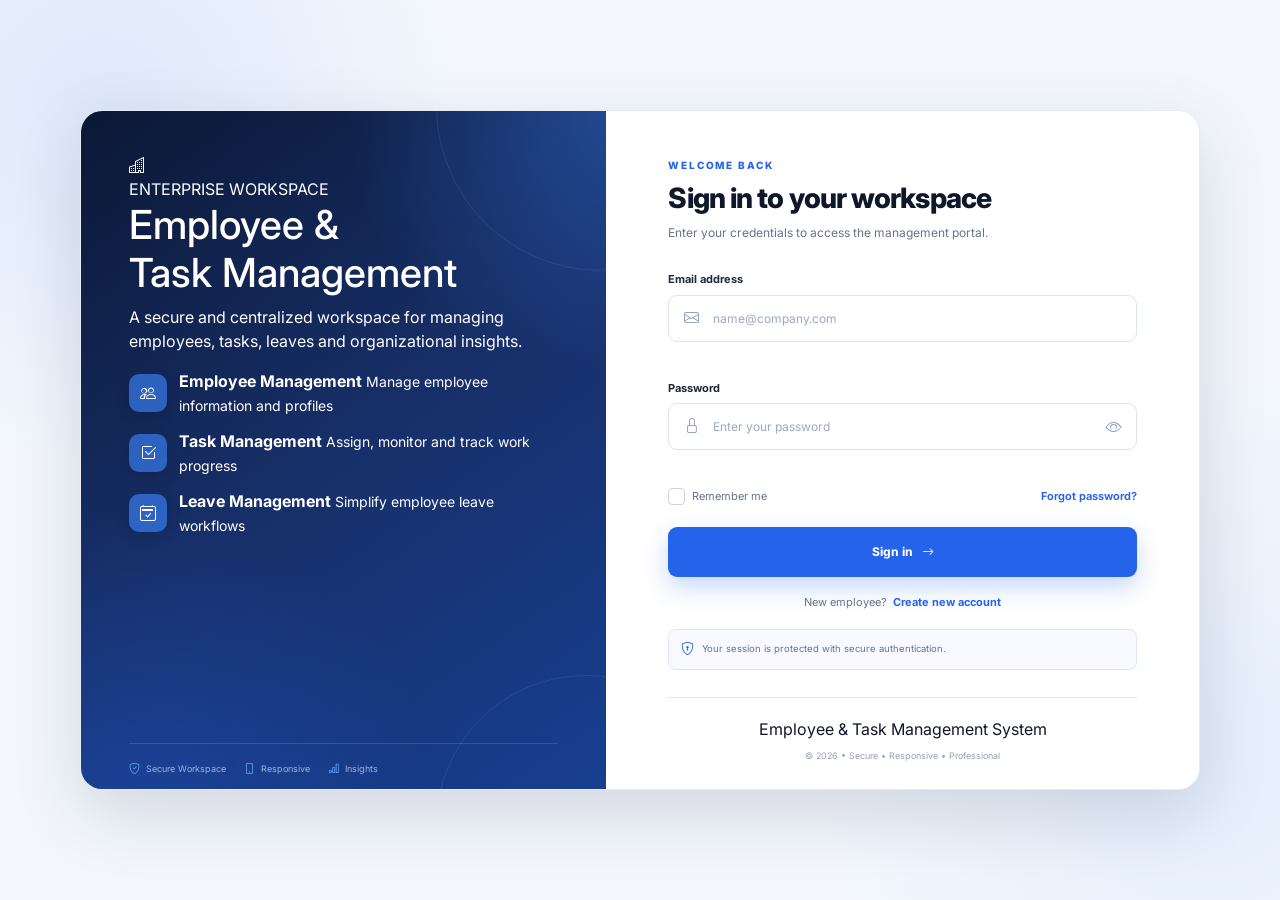
<file: frontend/index.html>
<!DOCTYPE html>
<html lang="en">
<head>
    <meta charset="UTF-8">
    <meta
        name="viewport"
        content="width=device-width, initial-scale=1.0"
    >

    <meta
        name="description"
        content="Employee and Task Management System"
    >

    <title>Employee &amp; Task Management System</title>

    <!-- Bootstrap -->
    <link
        href="https://cdn.jsdelivr.net/npm/bootstrap@5.3.8/dist/css/bootstrap.min.css"
        rel="stylesheet"
    >

    <!-- Bootstrap Icons -->
    <link
        rel="stylesheet"
        href="https://cdn.jsdelivr.net/npm/bootstrap-icons@1.13.1/font/bootstrap-icons.min.css"
    >

    <!-- Google Font -->
    <link
        href="https://fonts.googleapis.com/css2?family=Inter:wght@400;500;600;700;800&display=swap"
        rel="stylesheet"
    >

    <!-- Application CSS -->
    <link rel="stylesheet" href="assets/css/style.css">
    <link rel="stylesheet" href="assets/css/responsive.css">
</head>

<body class="login-page">

    <main class="login-wrapper">

        <div class="login-container">

            <!-- =========================================
                 BRAND PANEL
            ========================================== -->
            <section class="brand-panel">

                <div class="brand-content">

                    <div class="brand-logo">
                        <i class="bi bi-buildings"></i>
                    </div>

                    <span class="brand-overline">
                        ENTERPRISE WORKSPACE
                    </span>

                    <h1>
                        Employee &amp;<br>
                        Task Management
                    </h1>

                    <p class="brand-description">
                        A secure and centralized workspace for managing
                        employees, tasks, leaves and organizational insights.
                    </p>

                    <div class="feature-list">

                        <div class="feature-item">
                            <span class="feature-icon">
                                <i class="bi bi-people"></i>
                            </span>

                            <div>
                                <strong>Employee Management</strong>
                                <small>
                                    Manage employee information and profiles
                                </small>
                            </div>
                        </div>

                        <div class="feature-item">
                            <span class="feature-icon">
                                <i class="bi bi-check2-square"></i>
                            </span>

                            <div>
                                <strong>Task Management</strong>
                                <small>
                                    Assign, monitor and track work progress
                                </small>
                            </div>
                        </div>

                        <div class="feature-item">
                            <span class="feature-icon">
                                <i class="bi bi-calendar2-check"></i>
                            </span>

                            <div>
                                <strong>Leave Management</strong>
                                <small>
                                    Simplify employee leave workflows
                                </small>
                            </div>
                        </div>

                    </div>

                </div>

                <div class="brand-footer">
                    <span>
                        <i class="bi bi-shield-check"></i>
                        Secure Workspace
                    </span>

                    <span>
                        <i class="bi bi-phone"></i>
                        Responsive
                    </span>

                    <span>
                        <i class="bi bi-bar-chart"></i>
                        Insights
                    </span>
                </div>

            </section>


            <!-- =========================================
                 LOGIN PANEL
            ========================================== -->
            <section class="login-panel">

                <div class="login-form-wrapper">

                    <div class="mobile-brand">
                        <div class="mobile-brand-icon">
                            <i class="bi bi-buildings"></i>
                        </div>

                        <span>EMPLOYEE MANAGEMENT</span>
                    </div>

                    <div class="login-heading">

                        <span class="welcome-label">
                            WELCOME BACK
                        </span>

                        <h2>
                            Sign in to your workspace
                        </h2>

                        <p>
                            Enter your credentials to access the management portal.
                        </p>

                    </div>


                    <!-- Alert -->
                    <div
                        id="loginAlert"
                        class="alert alert-danger login-alert d-none"
                        role="alert"
                    >
                        <i class="bi bi-exclamation-circle me-2"></i>
                        <span id="loginAlertMessage">
                            Unable to sign in.
                        </span>
                    </div>


                    <!-- Login Form -->
                    <form id="loginForm" novalidate>

                        <!-- Email -->
                        <div class="form-group">

                            <label for="email">
                                Email address
                            </label>

                            <div class="input-wrapper">

                                <span class="input-icon">
                                    <i class="bi bi-envelope"></i>
                                </span>

                                <input
                                    type="email"
                                    id="email"
                                    name="email"
                                    class="form-control custom-input"
                                    placeholder="name@company.com"
                                    autocomplete="email"
                                    required
                                >

                            </div>

                            <div
                                id="emailError"
                                class="field-error"
                            ></div>

                        </div>


                        <!-- Password -->
                        <div class="form-group">

                            <label for="password">
                                Password
                            </label>

                            <div class="input-wrapper">

                                <span class="input-icon">
                                    <i class="bi bi-lock"></i>
                                </span>

                                <input
                                    type="password"
                                    id="password"
                                    name="password"
                                    class="form-control custom-input password-input"
                                    placeholder="Enter your password"
                                    autocomplete="current-password"
                                    required
                                >

                                <button
                                    type="button"
                                    id="togglePassword"
                                    class="password-toggle"
                                    aria-label="Show password"
                                >
                                    <i class="bi bi-eye"></i>
                                </button>

                            </div>

                            <div
                                id="passwordError"
                                class="field-error"
                            ></div>

                        </div>


                        <!-- Options -->
                        <div class="login-options">

                            <label class="remember-option">

                                <input
                                    type="checkbox"
                                    id="rememberMe"
                                >

                                <span class="custom-checkbox">
                                    <i class="bi bi-check"></i>
                                </span>

                                <span>
                                    Remember me
                                </span>

                            </label>

                            <button
                                type="button"
                                id="forgotPassword"
                                class="forgot-link"
                            >
                                Forgot password?
                            </button>

                        </div>


                        <!-- Sign In -->
                        <button
                            type="submit"
                            id="loginButton"
                            class="btn login-button"
                        >

                            <span id="loginButtonText">
                                Sign in
                            </span>

                            <span
                                id="loginSpinner"
                                class="spinner-border spinner-border-sm d-none"
                                role="status"
                                aria-hidden="true"
                            ></span>

                            <i
                                id="loginArrow"
                                class="bi bi-arrow-right"
                            ></i>

                        </button>

                    </form>

                    <div class="login-create-account">
                        <span>New employee?</span>
                        <a href="employee-register.html">Create new account</a>
                    </div>

                    <!-- Security -->
                    <div class="security-note">

                        <i class="bi bi-shield-lock"></i>

                        <span>
                            Your session is protected with secure authentication.
                        </span>

                    </div>


                    <!-- Footer -->
                    <footer class="login-footer">

                        <div>
                            Employee &amp; Task Management System
                        </div>

                        <span>
                            © 2026 • Secure • Responsive • Professional
                        </span>

                    </footer>

                </div>

            </section>

        </div>

    </main>


    <!-- JavaScript -->
    <script src="assets/js/config.js"></script>
    <script src="assets/js/utils.js"></script>
    <script src="assets/js/api.js"></script>
    <script src="assets/js/auth.js"></script>
    <script src="assets/js/common.js"></script>

</body>
</html>
</file>
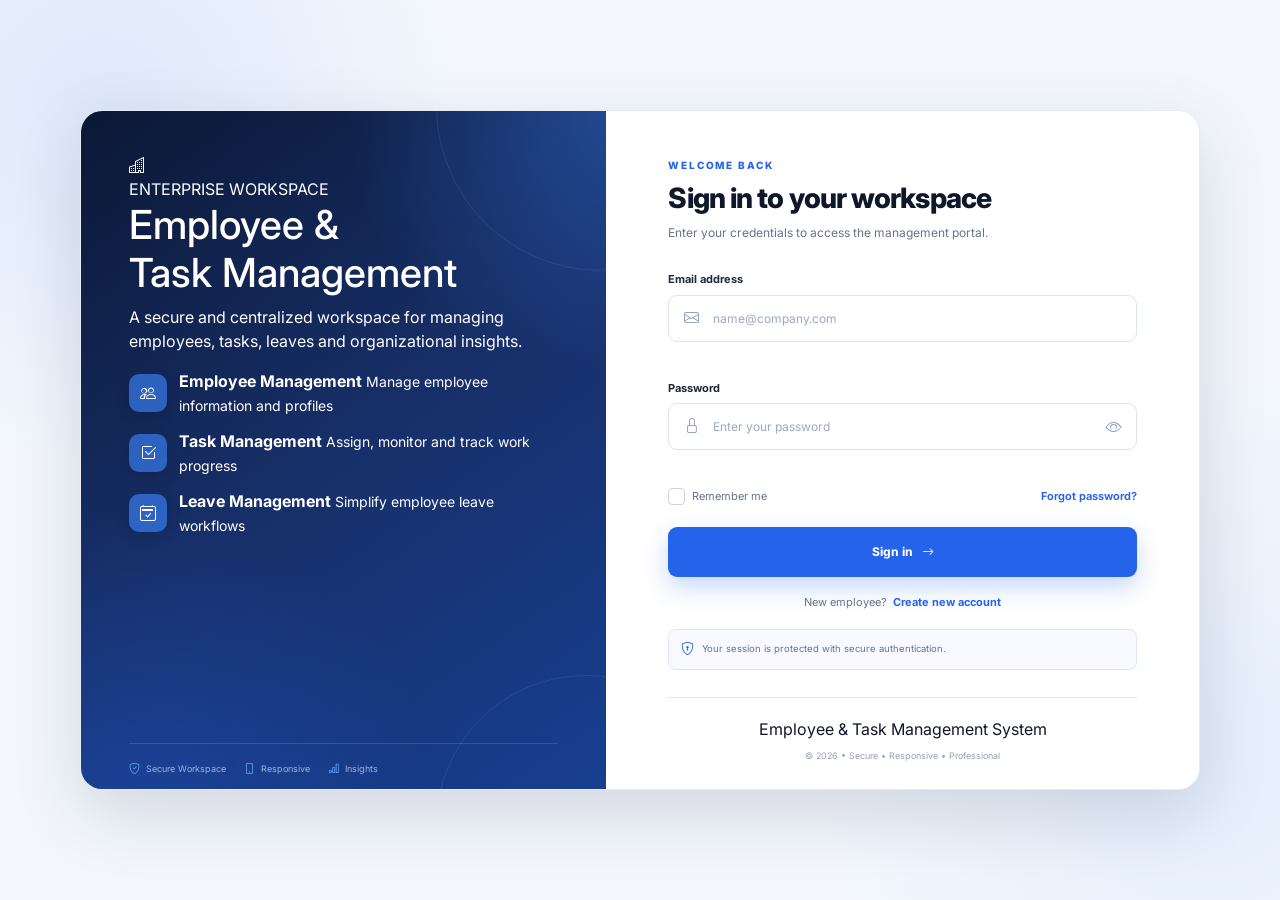
<file: frontend/dashboard.html>
<!doctype html>
<html lang="en">
  <head>
    <meta charset="UTF-8" />

    <meta name="viewport" content="width=device-width, initial-scale=1.0" />

    <meta
      name="description"
      content="Employee & Task Management System Dashboard"
    />

    <title>Dashboard | Employee &amp; Task Management System</title>

    <!-- Bootstrap -->
    <link
      href="https://cdn.jsdelivr.net/npm/bootstrap@5.3.8/dist/css/bootstrap.min.css"
      rel="stylesheet"
    />

    <!-- Bootstrap Icons -->
    <link
      rel="stylesheet"
      href="https://cdn.jsdelivr.net/npm/bootstrap-icons@1.13.1/font/bootstrap-icons.min.css"
    />

    <!-- Inter -->
    <link
      href="https://fonts.googleapis.com/css2?family=Inter:wght@400;500;600;700;800&display=swap"
      rel="stylesheet"
    />

    <!-- Project CSS -->
    <link rel="stylesheet" href="assets/css/style.css" />

    <link rel="stylesheet" href="assets/css/responsive.css" />
  </head>

  <body class="dashboard-page">
    <div class="app-shell">
      <!-- =====================================================
         SIDEBAR OVERLAY
    ====================================================== -->

      <div class="sidebar-overlay" id="sidebarOverlay"></div>

      <!-- =====================================================
         SIDEBAR
    ====================================================== -->

      <aside class="app-sidebar" id="appSidebar">
        <!-- SIDEBAR HEADER -->

        <div class="sidebar-header">
          <a href="dashboard.html" class="sidebar-brand">
            <div class="sidebar-brand-icon">
              <i class="bi bi-buildings"></i>
            </div>

            <div class="sidebar-brand-text">
              <strong> Employee &amp; Task </strong>

              <span> Management System </span>
            </div>
          </a>

          <button
            type="button"
            class="sidebar-close"
            id="sidebarClose"
            aria-label="Close navigation"
          >
            <i class="bi bi-x-lg"></i>
          </button>
        </div>

        <!-- SIDEBAR BODY -->

        <div class="sidebar-body">
          <div class="sidebar-section-title">MAIN MENU</div>

          <nav class="sidebar-nav">
            <!-- DASHBOARD -->

            <a href="dashboard.html" class="sidebar-link active">
              <span class="sidebar-link-icon">
                <i class="bi bi-grid-1x2"></i>
              </span>

              <span> Dashboard </span>
            </a>

            <!-- EMPLOYEES -->

            <a href="employees.html" class="sidebar-link" data-role="ADMIN">
              <span class="sidebar-link-icon">
                <i class="bi bi-people"></i>
              </span>

              <span> Employees </span>
            </a>

            <!-- TASKS -->

            <a
              href="tasks.html"
              class="sidebar-link"
              data-role="ADMIN,EMPLOYEE"
            >
              <span class="sidebar-link-icon">
                <i class="bi bi-check2-square"></i>
              </span>

              <span class="sidebar-nav-label-admin"> Tasks </span>

              <span class="sidebar-nav-label-employee"> My Tasks </span>
            </a>

            <!-- LEAVES -->

            <a
              href="leaves.html"
              class="sidebar-link"
              data-role="ADMIN,EMPLOYEE"
            >
              <span class="sidebar-link-icon">
                <i class="bi bi-calendar2-check"></i>
              </span>

              <span class="sidebar-nav-label-admin"> Leave Management </span>

              <span class="sidebar-nav-label-employee"> My Leaves </span>
            </a>

            <!-- REPORTS -->

            <a href="reports.html" class="sidebar-link" data-role="ADMIN">
              <span class="sidebar-link-icon">
                <i class="bi bi-bar-chart"></i>
              </span>

              <span> Reports &amp; Analytics </span>
            </a>
          </nav>
        </div>

        <!-- SIDEBAR FOOTER -->

        <div class="sidebar-footer">
          <div class="sidebar-help-card">
            <div class="sidebar-footer">
              <button type="button" class="sidebar-logout" id="logoutButton">
                <i class="bi bi-box-arrow-left"></i>
                <span>Sign out</span>
              </button>
            </div>
          </div>

          <!-- LOGOUT -->

          <button type="button" class="sidebar-logout" id="logoutButton">
            <i class="bi bi-box-arrow-left"></i>

            <span> Sign out </span>
          </button>
        </div>
      </aside>

      <!-- =====================================================
         MAIN APPLICATION
    ====================================================== -->

      <div class="app-main">
        <!-- =================================================
             TOPBAR
        ================================================== -->

        <header class="app-topbar">
          <div class="topbar-left">
            <!-- MOBILE MENU -->

            <button
              type="button"
              class="mobile-menu-button"
              id="sidebarOpen"
              aria-label="Open navigation"
            >
              <i class="bi bi-list"></i>
            </button>

            <div class="topbar-heading">
              <span id="dashboardSectionLabel"> Workspace </span>

              <h1>Dashboard</h1>
            </div>
          </div>

          <div class="topbar-right">
            <!-- SEARCH -->

            <button
              type="button"
              class="topbar-icon-button"
              aria-label="Search"
            >
              <i class="bi bi-search"></i>
            </button>

            <!-- NOTIFICATIONS -->

            <button
              type="button"
              class="topbar-icon-button notification-button"
              aria-label="Notifications"
            >
              <i class="bi bi-bell"></i>

              <span class="notification-dot"></span>
            </button>

            <div class="topbar-divider"></div>

            <!-- USER MENU -->

            <div class="dashboard-user-menu-wrap">
              <button
                type="button"
                class="topbar-user"
                id="dashboardUserButton"
                aria-expanded="false"
              >
                <div class="user-avatar" id="userAvatar">U</div>

                <div class="user-info">
                  <strong id="currentUserName"> User </strong>

                  <span id="currentUserRole"> Employee </span>
                </div>

                <i class="bi bi-chevron-down user-chevron"></i>
              </button>

              <!-- USER DROPDOWN -->

              <div
                class="dashboard-user-menu"
                id="dashboardUserMenu"
                aria-hidden="true"
              >
                <div class="dashboard-user-menu-head">
                  <strong id="menuUserName"> User </strong>

                  <span id="menuUserEmail"> user@example.com </span>
                </div>

                <div class="dashboard-user-menu-divider"></div>

                <!-- ONLY WORKING ACTION -->

                <a href="#" id="dashboardMenuLogout" class="danger">
                  <i class="bi bi-box-arrow-left"></i>

                  <span> Sign out </span>
                </a>
              </div>
            </div>
          </div>
        </header>

        <!-- =================================================
             DASHBOARD CONTENT
        ================================================== -->

        <main class="dashboard-content">
          <!-- =================================================
                 ADMIN DASHBOARD
            ================================================== -->

          <section id="adminDashboardView" data-role="ADMIN">
            <!-- WELCOME -->

            <section class="dashboard-welcome">
              <div>
                <span class="welcome-date" id="adminWelcomeDate"></span>

                <h2>
                  Good morning,

                  <span id="welcomeUserName"> Admin </span>

                  👋
                </h2>

                <p>
                  Here's an overview of your workforce and today's activity.
                </p>
              </div>

              <div class="dashboard-actions">
                <button
                  type="button"
                  class="secondary-action"
                  id="dashboardExportReport"
                >
                  <i class="bi bi-download"></i>

                  Export Report
                </button>

                <button
                  type="button"
                  class="primary-action"
                  id="dashboardAddEmployee"
                >
                  <i class="bi bi-plus-lg"></i>

                  Add Employee
                </button>
              </div>
            </section>

            <!-- =================================================
                     ADMIN LIVE SUMMARY
                ================================================== -->

            <section class="summary-grid">
              <!-- TOTAL EMPLOYEES -->

              <article class="summary-card">
                <div class="summary-card-top">
                  <div class="summary-icon employees-icon">
                    <i class="bi bi-people"></i>
                  </div>

                  <span class="summary-trend neutral"> LIVE </span>
                </div>

                <div class="summary-label">Total Employees</div>

                <div class="summary-value" id="totalEmployees">—</div>

                <div class="summary-description">
                  Current employee directory
                </div>
              </article>

              <!-- ACTIVE EMPLOYEES -->

              <article class="summary-card">
                <div class="summary-card-top">
                  <div class="summary-icon active-icon">
                    <i class="bi bi-person-check"></i>
                  </div>

                  <span class="summary-trend positive"> LIVE </span>
                </div>

                <div class="summary-label">Active Employees</div>

                <div class="summary-value" id="activeEmployees">—</div>

                <div
                  class="summary-description"
                  id="activeEmployeesDescription"
                >
                  Currently active workforce
                </div>
              </article>

              <!-- PENDING TASKS -->

              <article class="summary-card">
                <div class="summary-card-top">
                  <div class="summary-icon pending-icon">
                    <i class="bi bi-hourglass-split"></i>
                  </div>

                  <span class="summary-trend neutral"> LIVE </span>
                </div>

                <div class="summary-label">Pending Tasks</div>

                <div class="summary-value" id="pendingTasks">—</div>

                <div class="summary-description">
                  Tasks waiting to be completed
                </div>
              </article>

              <!-- COMPLETED TASKS -->

              <article class="summary-card">
                <div class="summary-card-top">
                  <div class="summary-icon completed-icon">
                    <i class="bi bi-check2-circle"></i>
                  </div>

                  <span class="summary-trend positive"> LIVE </span>
                </div>

                <div class="summary-label">Completed Tasks</div>

                <div class="summary-value" id="completedTasks">—</div>

                <div class="summary-description">
                  Successfully completed tasks
                </div>
              </article>

              <!-- PENDING LEAVES -->

              <article class="summary-card">
                <div class="summary-card-top">
                  <div class="summary-icon leave-icon">
                    <i class="bi bi-calendar-event"></i>
                  </div>

                  <span class="summary-trend neutral"> LIVE </span>
                </div>

                <div class="summary-label">Pending Leave Requests</div>

                <div class="summary-value" id="pendingLeaveRequests">—</div>

                <div class="summary-description">
                  Leave requests awaiting review
                </div>
              </article>
            </section>

            <!-- =================================================
                     ADMIN QUICK ACTIONS
                ================================================== -->

            <section class="dashboard-grid">
              <article class="dashboard-card quick-actions-card">
                <div class="dashboard-card-header">
                  <div>
                    <span class="card-eyebrow"> QUICK ACCESS </span>

                    <h3>Work Management</h3>
                  </div>

                  <i class="bi bi-grid"></i>
                </div>

                <div class="quick-actions-grid">
                  <!-- ADD EMPLOYEE -->

                  <a href="employees.html?add=1" class="quick-action">
                    <div class="quick-action-icon blue">
                      <i class="bi bi-person-plus"></i>
                    </div>

                    <div>
                      <strong> Add Employee </strong>

                      <span> Create a new employee </span>
                    </div>

                    <i class="bi bi-arrow-up-right"></i>
                  </a>

                  <!-- TASKS -->

                  <a href="tasks.html" class="quick-action">
                    <div class="quick-action-icon purple">
                      <i class="bi bi-check2-square"></i>
                    </div>

                    <div>
                      <strong> Manage Tasks </strong>

                      <span> Create and assign tasks </span>
                    </div>

                    <i class="bi bi-arrow-up-right"></i>
                  </a>

                  <!-- LEAVES -->

                  <a href="leaves.html" class="quick-action">
                    <div class="quick-action-icon green">
                      <i class="bi bi-calendar-plus"></i>
                    </div>

                    <div>
                      <strong> Review Leaves </strong>

                      <span> Review leave requests </span>
                    </div>

                    <i class="bi bi-arrow-up-right"></i>
                  </a>

                  <!-- REPORTS -->

                  <a href="reports.html" class="quick-action">
                    <div class="quick-action-icon orange">
                      <i class="bi bi-bar-chart-line"></i>
                    </div>

                    <div>
                      <strong> View Reports </strong>

                      <span> Analyse workforce data </span>
                    </div>

                    <i class="bi bi-arrow-up-right"></i>
                  </a>
                </div>
              </article>
            </section>
          </section>

          <!-- =================================================
                 EMPLOYEE DASHBOARD
            ================================================== -->

          <section id="employeeDashboardView" hidden>
            <!-- WELCOME -->

            <section class="dashboard-welcome employee-dashboard-welcome">
              <div>
                <span class="welcome-date" id="employeeWelcomeDate"></span>

                <h2>
                  Welcome,

                  <span id="employeeWelcomeName"> Employee </span>

                  👋
                </h2>

                <p>Here is your personal work overview.</p>
              </div>
            </section>

            <!-- =================================================
                     EMPLOYEE LIVE SUMMARY
                ================================================== -->

            <section class="summary-grid employee-summary-grid">
              <!-- TOTAL TASKS -->

              <article class="summary-card">
                <div class="summary-card-top">
                  <div class="summary-icon employees-icon">
                    <i class="bi bi-check2-square"></i>
                  </div>

                  <span class="summary-trend positive"> LIVE </span>
                </div>

                <div class="summary-label">My Total Tasks</div>

                <div class="summary-value" id="employeeTotalTasks">—</div>

                <div class="summary-description">Assigned tasks</div>
              </article>

              <!-- PENDING TASKS -->

              <article class="summary-card">
                <div class="summary-card-top">
                  <div class="summary-icon pending-icon">
                    <i class="bi bi-hourglass-split"></i>
                  </div>

                  <span class="summary-trend neutral"> LIVE </span>
                </div>

                <div class="summary-label">Pending Tasks</div>

                <div class="summary-value" id="employeePendingTasks">—</div>

                <div class="summary-description">Tasks not yet started</div>
              </article>

              <!-- IN PROGRESS -->

              <article class="summary-card">
                <div class="summary-card-top">
                  <div class="summary-icon active-icon">
                    <i class="bi bi-arrow-repeat"></i>
                  </div>

                  <span class="summary-trend positive"> LIVE </span>
                </div>

                <div class="summary-label">In Progress</div>

                <div class="summary-value" id="employeeInProgressTasks">—</div>

                <div class="summary-description">
                  Tasks currently in progress
                </div>
              </article>

              <!-- COMPLETED -->

              <article class="summary-card">
                <div class="summary-card-top">
                  <div class="summary-icon completed-icon">
                    <i class="bi bi-check-circle"></i>
                  </div>

                  <span class="summary-trend positive"> LIVE </span>
                </div>

                <div class="summary-label">Completed Tasks</div>

                <div class="summary-value" id="employeeCompletedTasks">—</div>

                <div class="summary-description">Tasks completed by you</div>
              </article>

              <!-- PENDING LEAVES -->

              <article class="summary-card">
                <div class="summary-card-top">
                  <div class="summary-icon leave-icon">
                    <i class="bi bi-calendar-event"></i>
                  </div>

                  <span class="summary-trend neutral"> LIVE </span>
                </div>

                <div class="summary-label">Pending Leave Requests</div>

                <div class="summary-value" id="employeePendingLeaves">—</div>

                <div class="summary-description">
                  Leave requests under review
                </div>
              </article>

              <!-- APPROVED LEAVES -->

              <article class="summary-card">
                <div class="summary-card-top">
                  <div class="summary-icon active-icon">
                    <i class="bi bi-calendar2-check"></i>
                  </div>

                  <span class="summary-trend positive"> LIVE </span>
                </div>

                <div class="summary-label">Approved Leaves</div>

                <div class="summary-value" id="employeeApprovedLeaves">—</div>

                <div class="summary-description">Approved leave requests</div>
              </article>
            </section>

            <!-- =================================================
                     EMPLOYEE QUICK ACTIONS
                ================================================== -->

            <section class="dashboard-grid">
              <article class="dashboard-card quick-actions-card">
                <div class="dashboard-card-header">
                  <div>
                    <span class="card-eyebrow"> QUICK ACCESS </span>

                    <h3>My Workspace</h3>
                  </div>

                  <i class="bi bi-person-workspace"></i>
                </div>

                <div class="quick-actions-grid">
                  <!-- MY TASKS -->

                  <a href="tasks.html" class="quick-action">
                    <div class="quick-action-icon purple">
                      <i class="bi bi-check2-square"></i>
                    </div>

                    <div>
                      <strong> My Tasks </strong>

                      <span> View and update assigned tasks </span>
                    </div>

                    <i class="bi bi-arrow-up-right"></i>
                  </a>

                  <!-- APPLY LEAVE -->

                  <a href="leaves.html" class="quick-action">
                    <div class="quick-action-icon green">
                      <i class="bi bi-calendar-plus"></i>
                    </div>

                    <div>
                      <strong> Apply Leave </strong>

                      <span> Submit a new leave request </span>
                    </div>

                    <i class="bi bi-arrow-up-right"></i>
                  </a>

                  <!-- LEAVE HISTORY -->

                  <a href="leaves.html" class="quick-action">
                    <div class="quick-action-icon blue">
                      <i class="bi bi-clock-history"></i>
                    </div>

                    <div>
                      <strong> Leave History </strong>

                      <span> Track your leave requests </span>
                    </div>

                    <i class="bi bi-arrow-up-right"></i>
                  </a>
                </div>
              </article>
            </section>
          </section>

          <!-- =================================================
                 FOOTER
            ================================================== -->

          <footer class="dashboard-footer">
            <span> Employee &amp; Task Management System </span>

            <span> Secure • Responsive • Professional </span>
          </footer>
        </main>
      </div>
    </div>

    <!-- =========================================================
     SCRIPTS
========================================================== -->

    <script src="assets/js/config.js"></script>

    <script src="assets/js/utils.js"></script>

    <script src="assets/js/api.js"></script>

    <script src="assets/js/auth.js"></script>

    <script src="assets/js/common.js"></script>

    <script src="assets/js/dashboard.js"></script>
  </body>
</html>
</file>
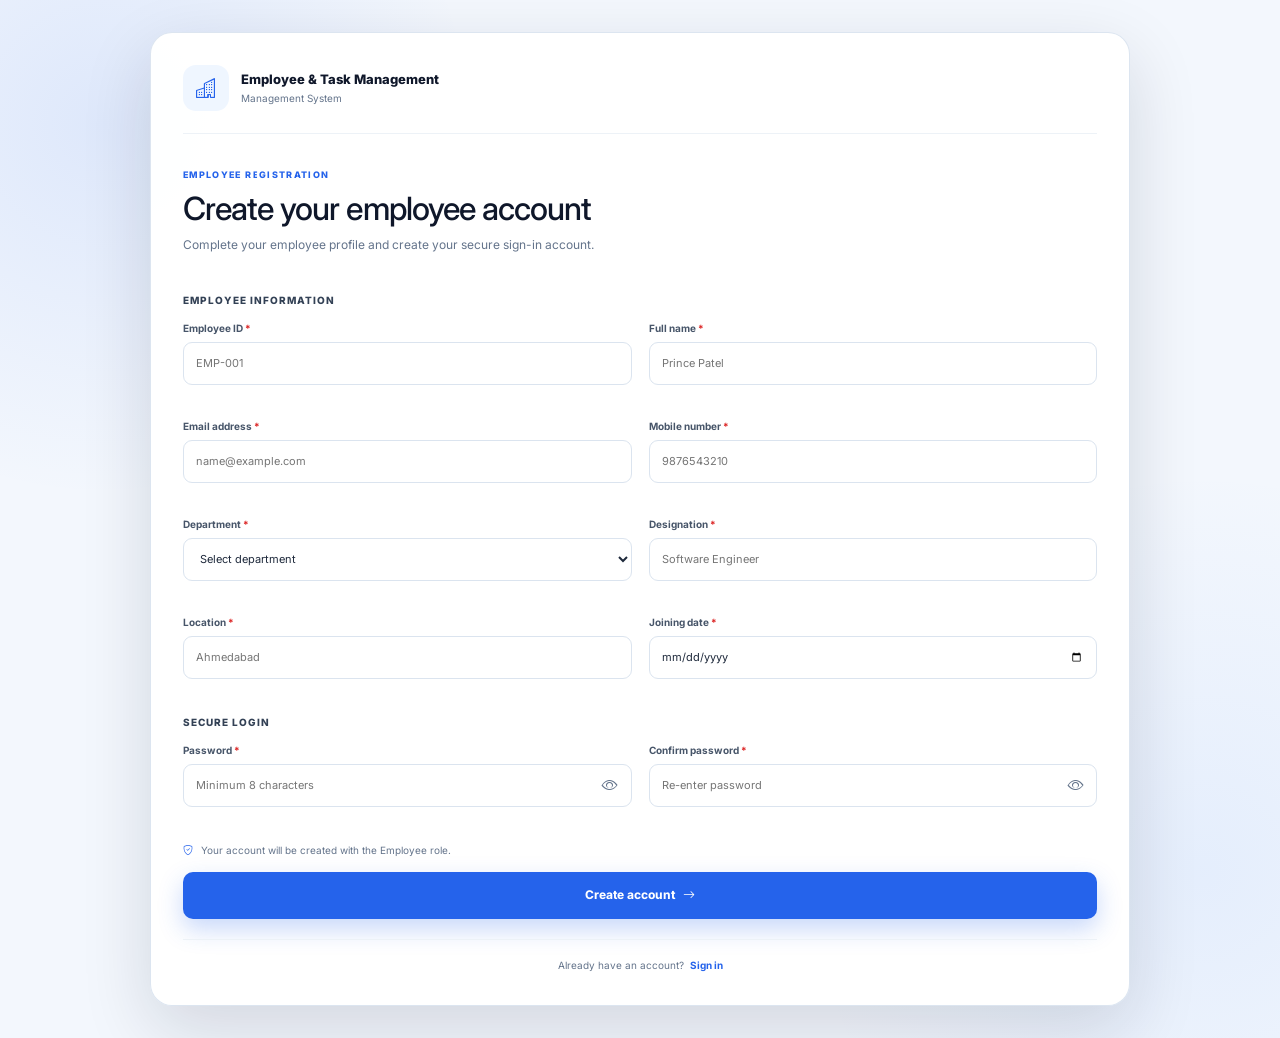
<file: frontend/employee-register.html>
<!DOCTYPE html>
<html lang="en">
<head>
    <meta charset="UTF-8">
    <meta name="viewport" content="width=device-width, initial-scale=1.0">
    <meta name="description" content="Create an employee account for the Employee & Task Management System">
    <title>Create Employee Account | Employee & Task Management System</title>

    <link href="https://cdn.jsdelivr.net/npm/bootstrap@5.3.8/dist/css/bootstrap.min.css" rel="stylesheet">
    <link rel="stylesheet" href="https://cdn.jsdelivr.net/npm/bootstrap-icons@1.13.1/font/bootstrap-icons.min.css">
    <link href="https://fonts.googleapis.com/css2?family=Inter:wght@400;500;600;700;800&display=swap" rel="stylesheet">
    <link rel="stylesheet" href="assets/css/style.css">
    <link rel="stylesheet" href="assets/css/responsive.css">
</head>
<body class="registration-page">

<main class="registration-wrapper">
    <section class="registration-card">

        <div class="registration-brand">
            <div class="registration-logo">
                <i class="bi bi-buildings"></i>
            </div>
            <div>
                <strong>Employee &amp; Task Management</strong>
                <span>Management System</span>
            </div>
        </div>

        <div class="registration-header">
            <span class="registration-eyebrow">EMPLOYEE REGISTRATION</span>
            <h1>Create your employee account</h1>
            <p>Complete your employee profile and create your secure sign-in account.</p>
        </div>

        <div id="registrationAlert" class="registration-alert d-none" role="alert"></div>

        <form id="registrationForm" novalidate>
            <div class="registration-section-title">Employee information</div>

            <div class="registration-grid">
                <div class="registration-field">
                    <label for="registerEmployeeId">Employee ID <span>*</span></label>
                    <input id="registerEmployeeId" type="text" maxlength="20" placeholder="EMP-001" autocomplete="off" required>
                    <div class="registration-error" data-error-for="registerEmployeeId"></div>
                </div>

                <div class="registration-field">
                    <label for="registerName">Full name <span>*</span></label>
                    <input id="registerName" type="text" maxlength="150" placeholder="Prince Patel" autocomplete="name" required>
                    <div class="registration-error" data-error-for="registerName"></div>
                </div>

                <div class="registration-field">
                    <label for="registerEmail">Email address <span>*</span></label>
                    <input id="registerEmail" type="email" maxlength="254" placeholder="name@example.com" autocomplete="email" required>
                    <div class="registration-error" data-error-for="registerEmail"></div>
                </div>

                <div class="registration-field">
                    <label for="registerMobile">Mobile number <span>*</span></label>
                    <input id="registerMobile" type="tel" maxlength="15" placeholder="9876543210" autocomplete="tel" required>
                    <div class="registration-error" data-error-for="registerMobile"></div>
                </div>

                <div class="registration-field">
                    <label for="registerDepartment">Department <span>*</span></label>
                    <select id="registerDepartment" required>
                        <option value="">Select department</option>
                        <option value="IT">IT</option>
                        <option value="HR">HR</option>
                        <option value="Finance">Finance</option>
                        <option value="Operations">Operations</option>
                        <option value="Sales">Sales</option>
                    </select>
                    <div class="registration-error" data-error-for="registerDepartment"></div>
                </div>

                <div class="registration-field">
                    <label for="registerDesignation">Designation <span>*</span></label>
                    <input id="registerDesignation" type="text" maxlength="100" placeholder="Software Engineer" required>
                    <div class="registration-error" data-error-for="registerDesignation"></div>
                </div>

                <div class="registration-field">
                    <label for="registerLocation">Location <span>*</span></label>
                    <input id="registerLocation" type="text" maxlength="100" placeholder="Ahmedabad" required>
                    <div class="registration-error" data-error-for="registerLocation"></div>
                </div>

                <div class="registration-field">
                    <label for="registerJoiningDate">Joining date <span>*</span></label>
                    <input id="registerJoiningDate" type="date" required>
                    <div class="registration-error" data-error-for="registerJoiningDate"></div>
                </div>
            </div>

            <div class="registration-section-title">Secure login</div>

            <div class="registration-grid">
                <div class="registration-field">
                    <label for="registerPassword">Password <span>*</span></label>
                    <div class="registration-password">
                        <input id="registerPassword" type="password" minlength="8" placeholder="Minimum 8 characters" autocomplete="new-password" required>
                        <button type="button" data-password-target="registerPassword" aria-label="Show password">
                            <i class="bi bi-eye"></i>
                        </button>
                    </div>
                    <div class="registration-error" data-error-for="registerPassword"></div>
                </div>

                <div class="registration-field">
                    <label for="registerConfirmPassword">Confirm password <span>*</span></label>
                    <div class="registration-password">
                        <input id="registerConfirmPassword" type="password" minlength="8" placeholder="Re-enter password" autocomplete="new-password" required>
                        <button type="button" data-password-target="registerConfirmPassword" aria-label="Show password">
                            <i class="bi bi-eye"></i>
                        </button>
                    </div>
                    <div class="registration-error" data-error-for="registerConfirmPassword"></div>
                </div>
            </div>

            <p class="registration-security">
                <i class="bi bi-shield-check"></i>
                Your account will be created with the Employee role.
            </p>

            <button type="submit" id="registerSubmitButton" class="registration-submit">
                <span id="registerSubmitText">Create account</span>
                <span id="registerSpinner" class="spinner-border spinner-border-sm d-none" aria-hidden="true"></span>
                <i id="registerArrow" class="bi bi-arrow-right"></i>
            </button>
        </form>

        <div class="registration-footer">
            <span>Already have an account?</span>
            <a href="index.html">Sign in</a>
        </div>
    </section>
</main>

<script src="assets/js/config.js"></script>
<script src="assets/js/api.js"></script>
<script src="assets/js/register.js"></script>
</body>
</html>
</file>
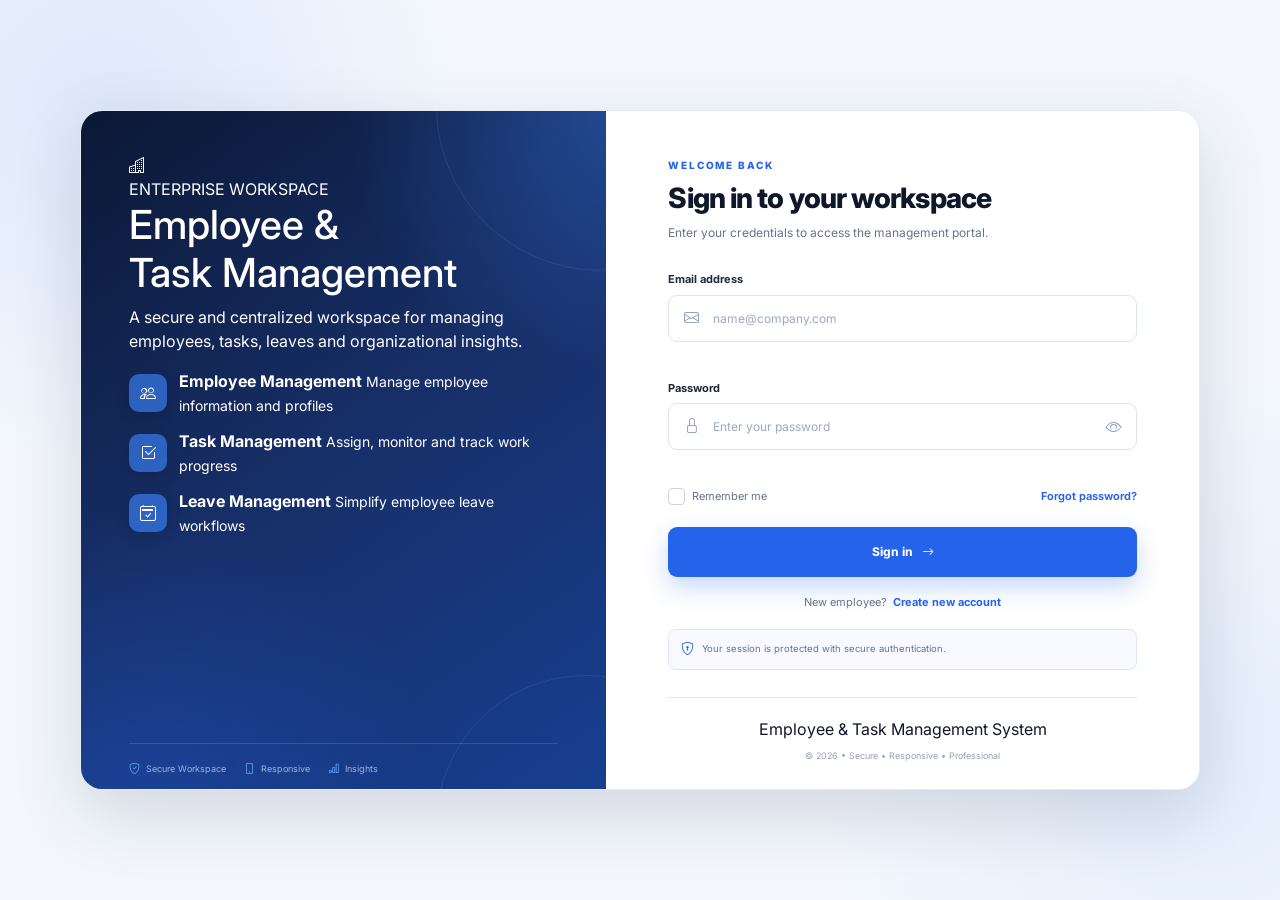
<file: frontend/employees.html>
<!doctype html>
<html lang="en">

<head>
    <meta charset="UTF-8" />
    <meta
        name="viewport"
        content="width=device-width, initial-scale=1.0"
    />

    <meta
        name="description"
        content="Employee Management workspace"
    />

    <title>
        Employees | Employee &amp; Task Management System
    </title>

    <!-- =====================================================
         BOOTSTRAP 5
    ====================================================== -->
    <link
        href="https://cdn.jsdelivr.net/npm/bootstrap@5.3.8/dist/css/bootstrap.min.css"
        rel="stylesheet"
    />

    <!-- =====================================================
         BOOTSTRAP ICONS
    ====================================================== -->
    <link
        href="https://cdn.jsdelivr.net/npm/bootstrap-icons@1.13.1/font/bootstrap-icons.min.css"
        rel="stylesheet"
    />

    <!-- =====================================================
         INTER FONT
    ====================================================== -->
    <link
        href="https://fonts.googleapis.com/css2?family=Inter:wght@400;500;600;700;750;800&display=swap"
        rel="stylesheet"
    />

    <!-- =====================================================
         PROJECT CSS
    ====================================================== -->
    <link
        rel="stylesheet"
        href="assets/css/style.css"
    />

    <link
        rel="stylesheet"
        href="assets/css/responsive.css"
    />
</head>


<body class="dashboard-page employee-page">

<div class="app-shell">

    <!-- =====================================================
         SIDEBAR
    ====================================================== -->
    <aside
        class="app-sidebar"
        id="appSidebar"
    >

        <!-- SIDEBAR HEADER -->
        <div class="sidebar-header">

            <a
                href="dashboard.html"
                class="sidebar-brand"
            >

                <div class="sidebar-brand-icon">
                    <i class="bi bi-buildings"></i>
                </div>

                <div class="sidebar-brand-text">

                    <strong>
                        Employee &amp; Task
                    </strong>

                    <span>
                        Management System
                    </span>

                </div>

            </a>


            <button
                type="button"
                class="sidebar-close"
                id="sidebarClose"
                aria-label="Close navigation"
            >
                <i class="bi bi-x-lg"></i>
            </button>

        </div>


        <!-- SIDEBAR BODY -->
        <div class="sidebar-body">

            <div class="sidebar-section-title">
                MAIN MENU
            </div>


            <nav class="sidebar-nav">

                <!-- DASHBOARD -->
                <a
                    href="dashboard.html"
                    class="sidebar-link"
                >

                    <span class="sidebar-link-icon">
                        <i class="bi bi-grid-1x2"></i>
                    </span>

                    <span>
                        Dashboard
                    </span>

                </a>


                <!-- EMPLOYEES -->
                <a
                    href="employees.html"
                    class="sidebar-link active"
                    data-role="ADMIN"
                >

                    <span class="sidebar-link-icon">
                        <i class="bi bi-people"></i>
                    </span>

                    <span>
                        Employees
                    </span>

                </a>


                <!-- TASKS -->
                <a
                    href="tasks.html"
                    class="sidebar-link"
                    data-role="ADMIN,EMPLOYEE"
                >

                    <span class="sidebar-link-icon">
                        <i class="bi bi-check2-square"></i>
                    </span>

                    <span>
                        Tasks
                    </span>

                </a>


                <!-- LEAVES -->
                <a
                    href="leaves.html"
                    class="sidebar-link"
                    data-role="ADMIN,EMPLOYEE"
                >

                    <span class="sidebar-link-icon">
                        <i class="bi bi-calendar2-check"></i>
                    </span>

                    <span>
                        Leaves
                    </span>

                </a>


                <!-- REPORTS -->
                <a
                    href="reports.html"
                    class="sidebar-link"
                    data-role="ADMIN"
                >

                    <span class="sidebar-link-icon">
                        <i class="bi bi-bar-chart"></i>
                    </span>

                    <span>
                        Reports &amp; Analytics
                    </span>

                </a>

            </nav>

        </div>


        <!-- SIDEBAR FOOTER -->
        <div class="sidebar-footer">

            <button
                type="button"
                class="sidebar-logout"
                id="logoutButton"
            >

                <i class="bi bi-box-arrow-left"></i>

                <span>
                    Sign out
                </span>

            </button>

        </div>

    </aside>


    <!-- =====================================================
         MOBILE SIDEBAR OVERLAY
    ====================================================== -->
    <div
        class="sidebar-overlay"
        id="sidebarOverlay"
    ></div>


    <!-- =====================================================
         MAIN APPLICATION
    ====================================================== -->
    <main class="app-main">


        <!-- =================================================
             TOPBAR
        ================================================== -->
        <header class="app-topbar">

            <div class="topbar-left">

                <!-- MOBILE MENU -->
                <button
                    type="button"
                    class="mobile-menu-button"
                    id="mobileMenuButton"
                    aria-label="Open navigation"
                >
                    <i class="bi bi-list"></i>
                </button>


                <!-- PAGE HEADING -->
                <div class="topbar-heading">

                    <span>
                        Management
                    </span>

                    <h1>
                        Employees
                    </h1>

                </div>

            </div>


            <!-- TOPBAR RIGHT -->
            <div class="topbar-right">

                <div class="dashboard-user-menu-wrap">

                    <!-- USER BUTTON -->
                    <button
                        type="button"
                        class="topbar-user"
                        id="employeeUserButton"
                        aria-label="Open user menu"
                        aria-expanded="false"
                        aria-haspopup="true"
                    >

                        <div
                            class="user-avatar"
                            id="userAvatar"
                        >
                            AD
                        </div>


                        <div class="user-info">

                            <strong id="currentUserName">
                                Admin User
                            </strong>

                            <span id="currentUserRole">
                                Administrator
                            </span>

                        </div>


                        <i class="bi bi-chevron-down user-chevron"></i>

                    </button>


                    <!-- USER DROPDOWN -->
                    <div
                        class="dashboard-user-menu"
                        id="employeeUserMenu"
                        aria-hidden="true"
                    >

                        <div class="dashboard-user-menu-head">

                            <strong id="employeeMenuUserName">
                                Admin User
                            </strong>

                            <span id="employeeMenuUserEmail">
                                admin@example.com
                            </span>

                        </div>


                        <div class="dashboard-user-menu-divider"></div>


                        <a
                            href="#"
                            id="employeeMenuLogout"
                            class="danger"
                        >

                            <i class="bi bi-box-arrow-left"></i>

                            <span>
                                Sign out
                            </span>

                        </a>

                    </div>

                </div>

            </div>

        </header>


        <!-- =================================================
             EMPLOYEE CONTENT
        ================================================== -->
        <section class="employee-content">


            <!-- PAGE HEADER -->
            <div class="employee-page-header">

                <div>

                    <span class="employee-eyebrow">
                        PEOPLE &amp; ORGANIZATION
                    </span>

                    <h2>
                        Employee Management
                    </h2>

                    <p>
                        Manage employee records, profiles and employment information.
                    </p>

                </div>


                <button
                    type="button"
                    class="employee-primary-button"
                    id="addEmployeeButton"
                >

                    <i class="bi bi-plus-lg"></i>

                    <span>
                        Add Employee
                    </span>

                </button>

            </div>


            <!-- ALERT -->
            <div
                id="employeeAlert"
                class="employee-alert d-none"
                role="alert"
            >

                <i
                    class="bi bi-info-circle"
                    id="employeeAlertIcon"
                ></i>

                <span id="employeeAlertMessage"></span>

                <button
                    type="button"
                    class="employee-alert-close"
                    id="employeeAlertClose"
                    aria-label="Close alert"
                >

                    <i class="bi bi-x"></i>

                </button>

            </div>


            <!-- FILTER CARD -->
            <div class="employee-filter-card">

                <div class="employee-filter-row">

                    <!-- SEARCH -->
                    <div class="employee-search-box">

                        <i class="bi bi-search"></i>

                        <input
                            type="search"
                            id="employeeSearch"
                            placeholder="Search by ID, name or email..."
                            autocomplete="off"
                            aria-label="Search employees"
                        />

                    </div>


                    <!-- DEPARTMENT -->
                    <div class="employee-filter-control">

                        <label for="departmentFilter">
                            Department
                        </label>

                        <select
                            id="departmentFilter"
                            aria-label="Filter by department"
                        >

                            <option value="">
                                All Departments
                            </option>

                            <option value="IT">
                                IT
                            </option>

                            <option value="HR">
                                HR
                            </option>

                            <option value="Finance">
                                Finance
                            </option>

                            <option value="Operations">
                                Operations
                            </option>

                            <option value="Sales">
                                Sales
                            </option>

                        </select>

                    </div>


                    <!-- STATUS -->
                    <div class="employee-filter-control">

                        <label for="statusFilter">
                            Status
                        </label>

                        <select
                            id="statusFilter"
                            aria-label="Filter by employment status"
                        >

                            <option value="">
                                All Status
                            </option>

                            <option value="ACTIVE">
                                Active
                            </option>

                            <option value="INACTIVE">
                                Inactive
                            </option>

                        </select>

                    </div>


                    <!-- RESET -->
                    <button
                        type="button"
                        class="employee-reset-button"
                        id="resetEmployeeFilters"
                    >

                        <i class="bi bi-arrow-counterclockwise"></i>

                        <span>
                            Reset
                        </span>

                    </button>

                </div>

            </div>


            <!-- EMPLOYEE TABLE CARD -->
            <div class="employee-table-card">


                <!-- TABLE HEADER -->
                <div class="employee-table-header">

                    <div>

                        <span class="employee-card-eyebrow">
                            DIRECTORY
                        </span>

                        <h3>
                            Employee Records
                        </h3>

                    </div>


                    <div class="employee-record-count">

                        <span id="employeeCount">
                            0
                        </span>

                        <small>
                            employees
                        </small>

                    </div>

                </div>


                <!-- LOADING STATE -->
                <div
                    id="employeeLoading"
                    class="employee-state employee-loading"
                >

                    <div
                        class="spinner-border"
                        role="status"
                        aria-label="Loading employee records"
                    >

                        <span class="visually-hidden">
                            Loading...
                        </span>

                    </div>

                    <p>
                        Loading employee records...
                    </p>

                </div>


                <!-- EMPTY STATE -->
                <div
                    id="employeeEmpty"
                    class="employee-state d-none"
                >

                    <div class="employee-state-icon">

                        <i class="bi bi-people"></i>

                    </div>


                    <h4>
                        No employees found
                    </h4>


                    <p>
                        There are no employee records matching your current filters.
                    </p>


                    <button
                        type="button"
                        class="employee-secondary-button"
                        id="emptyAddEmployeeButton"
                    >

                        <i class="bi bi-plus-lg"></i>

                        Add Employee

                    </button>

                </div>


                <!-- TABLE -->
                <div
                    id="employeeTableWrapper"
                    class="employee-table-wrapper d-none"
                >

                    <div class="table-responsive">

                        <table class="employee-table">

                            <thead>

                                <tr>

                                    <th>
                                        Employee
                                    </th>

                                    <th>
                                        Department
                                    </th>

                                    <th>
                                        Designation
                                    </th>

                                    <th>
                                        Location
                                    </th>

                                    <th>
                                        Joining Date
                                    </th>

                                    <th>
                                        Status
                                    </th>

                                    <th class="text-end">
                                        Actions
                                    </th>

                                </tr>

                            </thead>


                            <tbody id="employeeTableBody">
                            </tbody>

                        </table>

                    </div>

                </div>


                <!-- PAGINATION -->
                <div
                    id="employeePagination"
                    class="employee-pagination d-none"
                >

                    <div class="employee-pagination-info">

                        Showing

                        <strong id="paginationStart">
                            0
                        </strong>

                        -

                        <strong id="paginationEnd">
                            0
                        </strong>

                        of

                        <strong id="paginationTotal">
                            0
                        </strong>

                    </div>


                    <div class="employee-pagination-controls">

                        <button
                            type="button"
                            class="pagination-button"
                            id="previousPage"
                            disabled
                            aria-label="Previous page"
                        >

                            <i class="bi bi-chevron-left"></i>

                        </button>


                        <div
                            id="paginationNumbers"
                            class="pagination-numbers"
                        ></div>


                        <button
                            type="button"
                            class="pagination-button"
                            id="nextPage"
                            disabled
                            aria-label="Next page"
                        >

                            <i class="bi bi-chevron-right"></i>

                        </button>

                    </div>

                </div>

            </div>

        </section>


        <!-- =================================================
             FOOTER
        ================================================== -->
        <footer class="employee-footer">

            <span>
                Employee &amp; Task Management System
            </span>

            <span>
                Secure • Responsive • Professional
            </span>

        </footer>

    </main>

</div>


<!-- =========================================================
     ADD / EDIT EMPLOYEE MODAL
========================================================== -->
<div
    class="modal fade employee-modal"
    id="employeeModal"
    tabindex="-1"
    aria-labelledby="employeeModalTitle"
    aria-hidden="true"
>

    <div class="modal-dialog modal-lg modal-dialog-centered">

        <div class="modal-content">


            <!-- MODAL HEADER -->
            <div class="modal-header">

                <div>

                    <h5
                        class="modal-title"
                        id="employeeModalTitle"
                    >
                        Add Employee
                    </h5>

                    <p
                        class="employee-modal-subtitle"
                        id="employeeModalSubtitle"
                    >
                        Create a new employee record.
                    </p>

                </div>


                <button
                    type="button"
                    class="btn-close"
                    data-bs-dismiss="modal"
                    aria-label="Close"
                ></button>

            </div>


            <!-- EMPLOYEE FORM -->
            <form id="employeeForm">

                <div class="modal-body">

                    <div class="row">


                        <!-- EMPLOYEE ID -->
                        <div class="col-md-6">

                            <div class="employee-form-group">

                                <label
                                    class="employee-form-label"
                                    for="employeeId"
                                >
                                    Employee ID
                                    <span class="required">
                                        *
                                    </span>
                                </label>

                                <input
                                    type="text"
                                    id="employeeId"
                                    class="employee-form-control"
                                    placeholder="e.g. EMP-001"
                                    maxlength="20"
                                    autocomplete="off"
                                />

                            </div>

                        </div>


                        <!-- FULL NAME -->
                        <div class="col-md-6">

                            <div class="employee-form-group">

                                <label
                                    class="employee-form-label"
                                    for="employeeName"
                                >
                                    Full Name
                                    <span class="required">
                                        *
                                    </span>
                                </label>

                                <input
                                    type="text"
                                    id="employeeName"
                                    class="employee-form-control"
                                    placeholder="Enter full name"
                                    maxlength="150"
                                    autocomplete="name"
                                />

                            </div>

                        </div>


                        <!-- EMAIL -->
                        <div class="col-md-6">

                            <div class="employee-form-group">

                                <label
                                    class="employee-form-label"
                                    for="employeeEmail"
                                >
                                    Email Address
                                    <span class="required">
                                        *
                                    </span>
                                </label>

                                <input
                                    type="email"
                                    id="employeeEmail"
                                    class="employee-form-control"
                                    placeholder="name@example.com"
                                    maxlength="254"
                                    autocomplete="email"
                                />

                            </div>

                        </div>


                        <!-- PASSWORD -->
                        <div class="col-md-6">

                            <div class="employee-form-group">

                                <label
                                    class="employee-form-label"
                                    for="employeePassword"
                                >
                                    Login Password
                                    <span
                                        class="required"
                                        id="passwordRequiredMark"
                                    >
                                        *
                                    </span>
                                </label>


                                <div class="employee-password-wrapper">

                                    <input
                                        type="password"
                                        id="employeePassword"
                                        class="employee-form-control"
                                        placeholder="Minimum 8 characters"
                                        minlength="8"
                                        autocomplete="new-password"
                                    />


                                    <button
                                        type="button"
                                        class="employee-password-toggle"
                                        id="toggleEmployeePassword"
                                        aria-label="Show password"
                                    >

                                        <i class="bi bi-eye"></i>

                                    </button>

                                </div>


                                <small
                                    class="employee-form-help"
                                    id="employeePasswordHelp"
                                >
                                    The employee will use this password to sign in.
                                </small>

                            </div>

                        </div>


                        <!-- CONFIRM PASSWORD -->
                        <div class="col-md-6">

                            <div class="employee-form-group">

                                <label
                                    class="employee-form-label"
                                    for="employeeConfirmPassword"
                                >
                                    Confirm Password
                                    <span
                                        class="required"
                                        id="confirmPasswordRequiredMark"
                                    >
                                        *
                                    </span>
                                </label>


                                <div class="employee-password-wrapper">

                                    <input
                                        type="password"
                                        id="employeeConfirmPassword"
                                        class="employee-form-control"
                                        placeholder="Re-enter password"
                                        minlength="8"
                                        autocomplete="new-password"
                                    />


                                    <button
                                        type="button"
                                        class="employee-password-toggle"
                                        id="toggleEmployeeConfirmPassword"
                                        aria-label="Show password"
                                    >

                                        <i class="bi bi-eye"></i>

                                    </button>

                                </div>

                            </div>

                        </div>


                        <!-- MOBILE -->
                        <div class="col-md-6">

                            <div class="employee-form-group">

                                <label
                                    class="employee-form-label"
                                    for="employeeMobile"
                                >
                                    Mobile Number
                                    <span class="required">
                                        *
                                    </span>
                                </label>

                                <input
                                    type="tel"
                                    id="employeeMobile"
                                    class="employee-form-control"
                                    placeholder="9876543210"
                                    maxlength="15"
                                    autocomplete="tel"
                                />

                            </div>

                        </div>


                        <!-- DEPARTMENT -->
                        <div class="col-md-6">

                            <div class="employee-form-group">

                                <label
                                    class="employee-form-label"
                                    for="employeeDepartment"
                                >
                                    Department
                                    <span class="required">
                                        *
                                    </span>
                                </label>

                                <select
                                    id="employeeDepartment"
                                    class="employee-form-select"
                                >

                                    <option value="">
                                        Select department
                                    </option>

                                    <option value="IT">
                                        IT
                                    </option>

                                    <option value="HR">
                                        HR
                                    </option>

                                    <option value="Finance">
                                        Finance
                                    </option>

                                    <option value="Operations">
                                        Operations
                                    </option>

                                    <option value="Sales">
                                        Sales
                                    </option>

                                </select>

                            </div>

                        </div>


                        <!-- DESIGNATION -->
                        <div class="col-md-6">

                            <div class="employee-form-group">

                                <label
                                    class="employee-form-label"
                                    for="employeeDesignation"
                                >
                                    Designation
                                    <span class="required">
                                        *
                                    </span>
                                </label>

                                <input
                                    type="text"
                                    id="employeeDesignation"
                                    class="employee-form-control"
                                    placeholder="e.g. Software Engineer"
                                    maxlength="100"
                                />

                            </div>

                        </div>


                        <!-- LOCATION -->
                        <div class="col-md-6">

                            <div class="employee-form-group">

                                <label
                                    class="employee-form-label"
                                    for="employeeLocation"
                                >
                                    Location
                                    <span class="required">
                                        *
                                    </span>
                                </label>

                                <input
                                    type="text"
                                    id="employeeLocation"
                                    class="employee-form-control"
                                    placeholder="e.g. Ahmedabad"
                                    maxlength="100"
                                />

                            </div>

                        </div>


                        <!-- JOINING DATE -->
                        <div class="col-md-6">

                            <div class="employee-form-group">

                                <label
                                    class="employee-form-label"
                                    for="employeeJoiningDate"
                                >
                                    Joining Date
                                    <span class="required">
                                        *
                                    </span>
                                </label>

                                <input
                                    type="date"
                                    id="employeeJoiningDate"
                                    class="employee-form-control"
                                />

                            </div>

                        </div>


                        <!-- EMPLOYMENT STATUS -->
                        <div class="col-md-6">

                            <div class="employee-form-group">

                                <label
                                    class="employee-form-label"
                                    for="employeeStatus"
                                >
                                    Employment Status
                                </label>

                                <select
                                    id="employeeStatus"
                                    class="employee-form-select"
                                >

                                    <option value="ACTIVE">
                                        Active
                                    </option>

                                    <option value="INACTIVE">
                                        Inactive
                                    </option>

                                </select>

                            </div>

                        </div>

                    </div>

                </div>


                <!-- MODAL FOOTER -->
                <div class="modal-footer">

                    <button
                        type="button"
                        class="employee-modal-button"
                        data-bs-dismiss="modal"
                    >
                        Cancel
                    </button>


                    <button
                        type="submit"
                        class="employee-modal-button primary"
                        id="employeeSubmitButton"
                    >

                        <span
                            class="spinner-border spinner-border-sm d-none"
                            id="employeeSubmitSpinner"
                            aria-hidden="true"
                        ></span>

                        <span id="employeeSubmitText">
                            Create Employee
                        </span>

                    </button>

                </div>

            </form>

        </div>

    </div>

</div>


<!-- =========================================================
     EMPLOYEE DETAILS MODAL
========================================================== -->
<div
    class="modal fade employee-modal"
    id="employeeDetailsModal"
    tabindex="-1"
    aria-labelledby="employeeDetailsModalTitle"
    aria-hidden="true"
>

    <div class="modal-dialog modal-lg modal-dialog-centered">

        <div class="modal-content">


            <div class="modal-header">

                <div>

                    <h5
                        class="modal-title"
                        id="employeeDetailsModalTitle"
                    >
                        Employee Profile
                    </h5>

                    <p class="employee-modal-subtitle">
                        Employee information and details.
                    </p>

                </div>


                <button
                    type="button"
                    class="btn-close"
                    data-bs-dismiss="modal"
                    aria-label="Close"
                ></button>

            </div>


            <div class="modal-body">

                <div class="employee-details-header">

                    <div
                        class="employee-details-avatar"
                        id="detailsAvatar"
                    >
                        AD
                    </div>


                    <div>

                        <h4 id="detailsName">
                            Employee Name
                        </h4>

                        <span id="detailsEmployeeId">
                            EMP-000
                        </span>

                    </div>

                </div>


                <div class="employee-details-grid">

                    <div class="employee-detail-item">

                        <label>
                            Email
                        </label>

                        <strong id="detailsEmail">
                            -
                        </strong>

                    </div>


                    <div class="employee-detail-item">

                        <label>
                            Mobile
                        </label>

                        <strong id="detailsMobile">
                            -
                        </strong>

                    </div>


                    <div class="employee-detail-item">

                        <label>
                            Department
                        </label>

                        <strong id="detailsDepartment">
                            -
                        </strong>

                    </div>


                    <div class="employee-detail-item">

                        <label>
                            Designation
                        </label>

                        <strong id="detailsDesignation">
                            -
                        </strong>

                    </div>


                    <div class="employee-detail-item">

                        <label>
                            Location
                        </label>

                        <strong id="detailsLocation">
                            -
                        </strong>

                    </div>


                    <div class="employee-detail-item">

                        <label>
                            Joining Date
                        </label>

                        <strong id="detailsJoiningDate">
                            -
                        </strong>

                    </div>


                    <div class="employee-detail-item">

                        <label>
                            Employment Status
                        </label>

                        <strong id="detailsStatus">
                            -
                        </strong>

                    </div>

                </div>

            </div>


            <div class="modal-footer">

                <button
                    type="button"
                    class="employee-modal-button"
                    data-bs-dismiss="modal"
                >
                    Close
                </button>

            </div>

        </div>

    </div>

</div>


<!-- =========================================================
     DELETE CONFIRMATION MODAL
========================================================== -->
<div
    class="modal fade employee-modal"
    id="deleteEmployeeModal"
    tabindex="-1"
    aria-labelledby="deleteEmployeeModalTitle"
    aria-hidden="true"
>

    <div class="modal-dialog modal-dialog-centered">

        <div class="modal-content">


            <div class="modal-header">

                <h5
                    class="modal-title"
                    id="deleteEmployeeModalTitle"
                >
                    Delete Employee
                </h5>


                <button
                    type="button"
                    class="btn-close"
                    data-bs-dismiss="modal"
                    aria-label="Close"
                ></button>

            </div>


            <div class="modal-body">

                <div
                    class="employee-state"
                    style="min-height: 180px"
                >

                    <div class="employee-state-icon">

                        <i class="bi bi-trash3"></i>

                    </div>


                    <h4>
                        Delete this employee?
                    </h4>


                    <p>
                        This action cannot be undone. The employee record will be permanently removed.
                    </p>

                </div>

            </div>


            <div class="modal-footer">

                <button
                    type="button"
                    class="employee-modal-button"
                    data-bs-dismiss="modal"
                >
                    Cancel
                </button>


                <button
                    type="button"
                    class="employee-modal-button danger"
                    id="confirmDeleteButton"
                >
                    Delete Employee
                </button>

            </div>

        </div>

    </div>

</div>


<!-- =========================================================
     BOOTSTRAP JAVASCRIPT
========================================================== -->
<script
    src="https://cdn.jsdelivr.net/npm/bootstrap@5.3.8/dist/js/bootstrap.bundle.min.js"
></script>


<!-- =========================================================
     PROJECT JAVASCRIPT
========================================================== -->
<script src="assets/js/config.js"></script>
<script src="assets/js/utils.js"></script>
<script src="assets/js/api.js"></script>
<script src="assets/js/auth.js"></script>
<script src="assets/js/common.js"></script>
<script src="assets/js/employees.js"></script>

</body>
</html>
</file>
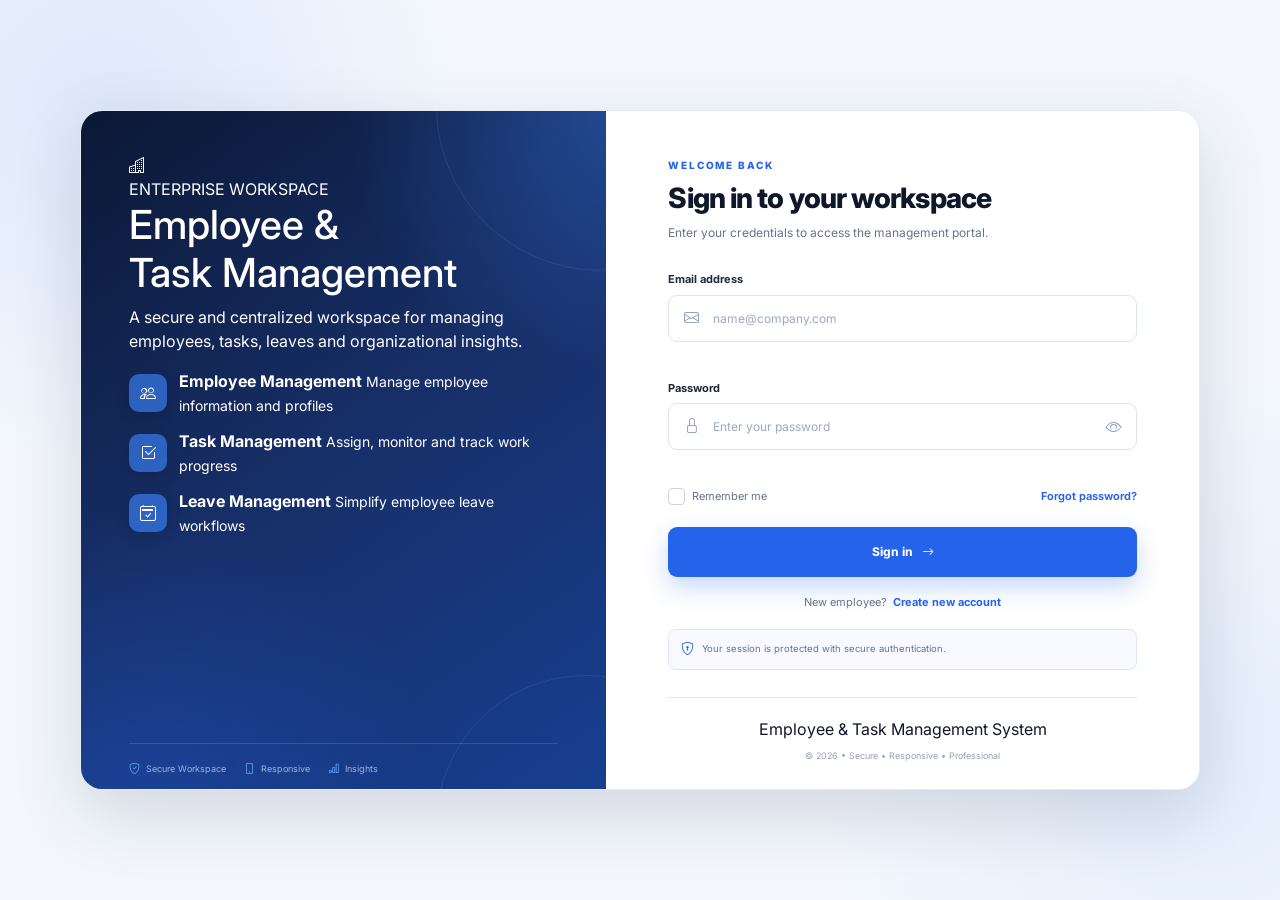
<file: frontend/leaves.html>
<!doctype html>
<html lang="en">
<head>
    <meta charset="UTF-8">
    <meta
        name="viewport"
        content="width=device-width, initial-scale=1.0"
    >
    <meta
        name="description"
        content="Leave Management workspace"
    >

    <title id="leavePageTitle">
        Leaves | Employee &amp; Task Management System
    </title>

    <!-- Bootstrap 5 -->
    <link
        href="https://cdn.jsdelivr.net/npm/bootstrap@5.3.8/dist/css/bootstrap.min.css"
        rel="stylesheet"
    >

    <!-- Bootstrap Icons -->
    <link
        rel="stylesheet"
        href="https://cdn.jsdelivr.net/npm/bootstrap-icons@1.13.1/font/bootstrap-icons.min.css"
    >

    <!-- Inter Font -->
    <link
        href="https://fonts.googleapis.com/css2?family=Inter:wght@400;500;600;700;800&display=swap"
        rel="stylesheet"
    >

    <!-- Project CSS -->
    <link rel="stylesheet" href="assets/css/style.css">
    <link rel="stylesheet" href="assets/css/responsive.css">
</head>

<body class="dashboard-page leave-page">

<div class="app-shell">

    <!-- =====================================================
         MOBILE SIDEBAR OVERLAY
    ====================================================== -->
    <div
        class="sidebar-overlay"
        id="sidebarOverlay"
    ></div>

    <!-- =====================================================
         SIDEBAR
    ====================================================== -->
    <aside
        class="app-sidebar"
        id="appSidebar"
    >

        <!-- Sidebar Header -->
        <div class="sidebar-header">

            <a
                href="dashboard.html"
                class="sidebar-brand"
            >
                <div class="sidebar-brand-icon">
                    <i class="bi bi-buildings"></i>
                </div>

                <div class="sidebar-brand-text">
                    <strong>
                        Employee &amp; Task
                    </strong>

                    <span>
                        Management System
                    </span>
                </div>
            </a>

            <button
                type="button"
                class="sidebar-close"
                id="sidebarClose"
                aria-label="Close navigation"
            >
                <i class="bi bi-x-lg"></i>
            </button>

        </div>

        <!-- Sidebar Body -->
        <div class="sidebar-body">

            <div class="sidebar-section-title">
                MAIN MENU
            </div>

            <nav class="sidebar-nav">

                <!-- Dashboard -->
                <a
                    href="dashboard.html"
                    class="sidebar-link"
                >
                    <span class="sidebar-link-icon">
                        <i class="bi bi-grid-1x2"></i>
                    </span>

                    <span>
                        Dashboard
                    </span>
                </a>

                <!-- Employees -->
                <a
                    href="employees.html"
                    class="sidebar-link"
                    data-role="ADMIN"
                >
                    <span class="sidebar-link-icon">
                        <i class="bi bi-people"></i>
                    </span>

                    <span>
                        Employees
                    </span>
                </a>

                <!-- Tasks -->
                <a
                    href="tasks.html"
                    class="sidebar-link"
                    data-role="ADMIN,EMPLOYEE"
                >
                    <span class="sidebar-link-icon">
                        <i class="bi bi-check2-square"></i>
                    </span>

                    <span id="leaveTaskLabel">
                        Tasks
                    </span>
                </a>

                <!-- Leaves -->
                <a
                    href="leaves.html"
                    class="sidebar-link active"
                    data-role="ADMIN,EMPLOYEE"
                >
                    <span class="sidebar-link-icon">
                        <i class="bi bi-calendar2-check"></i>
                    </span>

                    <span id="leaveSidebarLabel">
                        Leaves
                    </span>
                </a>

                <!-- Reports -->
                <a
                    href="reports.html"
                    class="sidebar-link"
                    data-role="ADMIN"
                >
                    <span class="sidebar-link-icon">
                        <i class="bi bi-bar-chart"></i>
                    </span>

                    <span>
                        Reports &amp; Analytics
                    </span>
                </a>

            </nav>

        </div>

        <!-- Sidebar Footer -->
        <div class="sidebar-footer">

            <button
                type="button"
                class="sidebar-logout"
                id="logoutButton"
            >
                <i class="bi bi-box-arrow-left"></i>

                <span>
                    Sign out
                </span>
            </button>

        </div>

    </aside>

    <!-- =====================================================
         MAIN APPLICATION AREA
    ====================================================== -->
    <div class="app-main">

        <!-- =================================================
             TOPBAR
        ================================================== -->
        <header class="app-topbar">

            <div class="topbar-left">

                <!-- Mobile Menu -->
                <button
                    type="button"
                    class="mobile-menu-button"
                    id="sidebarOpen"
                    aria-label="Open navigation"
                >
                    <i class="bi bi-list"></i>
                </button>

                <!-- Heading -->
                <div class="topbar-heading">

                    <span id="leaveSectionLabel">
                        Workspace
                    </span>

                    <h1 id="leaveTopbarHeading">
                        My Leaves
                    </h1>

                </div>

            </div>

            <!-- =================================================
                 TOPBAR RIGHT
            ================================================== -->
            <div class="topbar-right">

                <div class="topbar-divider"></div>

                <!-- USER MENU -->
                <div class="dashboard-user-menu-wrap">

                    <button
                        type="button"
                        class="topbar-user"
                        id="leaveUserButton"
                        aria-expanded="false"
                        aria-haspopup="true"
                        aria-controls="leaveUserMenu"
                    >
                        <div
                            class="user-avatar"
                            id="leaveUserAvatar"
                        >
                            U
                        </div>

                        <div class="user-info">

                            <strong id="leaveUserName">
                                User
                            </strong>

                            <span id="leaveUserRole">
                                Employee
                            </span>

                        </div>

                        <i
                            class="bi bi-chevron-down user-chevron"
                        ></i>
                    </button>

                    <!-- =================================================
                         USER DROPDOWN
                    ================================================== -->
                    <div
                        class="dashboard-user-menu"
                        id="leaveUserMenu"
                        aria-hidden="true"
                    >

                        <!-- User Information -->
                        <div class="dashboard-user-menu-head">

                            <strong id="leaveMenuUserName">
                                User
                            </strong>

                            <span id="leaveMenuUserEmail">
                                user@example.com
                            </span>

                        </div>

                        <div class="dashboard-user-menu-divider"></div>

                

                        <div class="dashboard-user-menu-divider"></div>

                        <!-- Logout -->
                        <a
                            href="#"
                            id="leaveMenuLogout"
                            class="danger"
                        >
                            <i class="bi bi-box-arrow-left"></i>

                            <span>
                                Sign out
                            </span>
                        </a>

                    </div>

                </div>

            </div>

        </header>

        <!-- =================================================
             MAIN CONTENT
        ================================================== -->
        <main class="leave-content dashboard-content">

            <!-- Welcome -->
            <section class="task-welcome">

                <div>

                    <span
                        class="welcome-date"
                        id="leaveWelcomeDate"
                    ></span>

                    <h2 id="leaveHeading">
                        My Leaves
                    </h2>

                    <p id="leavePageDescription">
                        Apply for leave and track your leave requests.
                    </p>

                </div>

                <div class="dashboard-actions">

                    <button
                        type="button"
                        class="primary-action"
                        id="applyLeaveButton"
                        data-role="EMPLOYEE"
                    >
                        <i class="bi bi-plus-lg"></i>

                        <span>
                            Apply Leave
                        </span>
                    </button>

                </div>

            </section>

            <!-- Alert -->
            <div
                class="task-alert d-none"
                id="leaveAlert"
                role="alert"
            >
                <i
                    id="leaveAlertIcon"
                    class="bi bi-check-circle"
                ></i>

                <span id="leaveAlertMessage"></span>

                <button
                    type="button"
                    id="leaveAlertClose"
                    aria-label="Close"
                >
                    <i class="bi bi-x"></i>
                </button>

            </div>

            <!-- =================================================
                 FILTERS
            ================================================== -->
            <section class="dashboard-card leave-filters">

                <div class="leave-filter-grid">

                    <!-- Search -->
                    <div class="task-filter-group leave-search-group">

                        <label for="leaveSearch">
                            Search
                        </label>

                        <div class="task-input-icon-wrap">

                            <i class="bi bi-search"></i>

                            <input
                                id="leaveSearch"
                                class="form-control"
                                type="search"
                                placeholder="Search leave requests..."
                                autocomplete="off"
                            >

                        </div>

                    </div>

                    <!-- Employee -->
                    <div
                        class="task-filter-group"
                        id="leaveEmployeeFilterWrap"
                    >

                        <label for="leaveEmployeeFilter">
                            Employee
                        </label>

                        <select
                            id="leaveEmployeeFilter"
                            class="form-select"
                        >
                            <option value="">
                                All Employees
                            </option>
                        </select>

                    </div>

                    <!-- Leave Type -->
                    <div class="task-filter-group">

                        <label for="leaveTypeFilter">
                            Leave Type
                        </label>

                        <select
                            id="leaveTypeFilter"
                            class="form-select"
                        >
                            <option value="">
                                All Types
                            </option>

                            <option value="CASUAL">
                                Casual
                            </option>

                            <option value="SICK">
                                Sick
                            </option>

                            <option value="EARNED">
                                Earned
                            </option>

                            <option value="OTHER">
                                Other
                            </option>
                        </select>

                    </div>

                    <!-- Status -->
                    <div class="task-filter-group">

                        <label for="leaveStatusFilter">
                            Status
                        </label>

                        <select
                            id="leaveStatusFilter"
                            class="form-select"
                        >
                            <option value="">
                                All Statuses
                            </option>

                            <option value="PENDING">
                                Pending
                            </option>

                            <option value="APPROVED">
                                Approved
                            </option>

                            <option value="REJECTED">
                                Rejected
                            </option>
                        </select>

                    </div>

                    <!-- Sort -->
                    <div class="task-filter-group">

                        <label for="leaveOrdering">
                            Sort
                        </label>

                        <select
                            id="leaveOrdering"
                            class="form-select"
                        >
                            <option value="-created_at">
                                Newest
                            </option>

                            <option value="created_at">
                                Oldest
                            </option>

                            <option value="from_date">
                                Start Date
                            </option>

                            <option value="-from_date">
                                Latest Start Date
                            </option>

                            <option value="to_date">
                                End Date
                            </option>

                            <option value="-to_date">
                                Latest End Date
                            </option>
                        </select>

                    </div>

                    <!-- Reset -->
                    <div class="task-filter-actions">

                        <button
                            type="button"
                            class="secondary-action"
                            id="resetLeaveFilters"
                        >
                            <i class="bi bi-arrow-counterclockwise"></i>

                            <span>
                                Reset
                            </span>
                        </button>

                    </div>

                </div>

            </section>

            <!-- =================================================
                 TABLE
            ================================================== -->
            <section class="dashboard-card task-table-card">

                <div class="dashboard-card-header task-table-header">

                    <div>

                        <span class="card-eyebrow">
                            LEAVE WORKFLOW
                        </span>

                        <h3 id="leaveTableHeading">
                            My Leave Records
                        </h3>

                    </div>

                    <span class="task-count-badge">

                        <span id="leaveCount">
                            0
                        </span>

                        records

                    </span>

                </div>

                <!-- Loading -->
                <div
                    id="leaveLoading"
                    class="task-state task-loading"
                >

                    <div
                        class="spinner-border spinner-border-sm"
                        role="status"
                        aria-hidden="true"
                    ></div>

                    <span>
                        Loading leave requests...
                    </span>

                </div>

                <!-- Empty -->
                <div
                    id="leaveEmpty"
                    class="task-state task-empty d-none"
                >

                    <div class="task-empty-icon">

                        <i
                            id="leaveEmptyIcon"
                            class="bi bi-calendar2-check"
                        ></i>

                    </div>

                    <h4 id="leaveEmptyHeading">
                        No leave requests found
                    </h4>

                    <p id="leaveEmptyDescription">
                        There are no leave records matching your current filters.
                    </p>

                    <button
                        type="button"
                        class="primary-action"
                        id="emptyApplyLeaveButton"
                        data-role="EMPLOYEE"
                    >
                        <i class="bi bi-plus-lg"></i>

                        Apply Leave
                    </button>

                </div>

                <!-- Table -->
                <div
                    id="leaveTableWrapper"
                    class="task-table-wrapper d-none"
                >

                    <div class="table-responsive">

                        <table class="task-table">

                            <thead>

                                <tr>

                                    <th>
                                        Employee
                                    </th>

                                    <th>
                                        Leave Type
                                    </th>

                                    <th>
                                        From
                                    </th>

                                    <th>
                                        To
                                    </th>

                                    <th>
                                        Duration
                                    </th>

                                    <th>
                                        Status
                                    </th>

                                    <th>
                                        Remarks
                                    </th>

                                    <th class="text-end">
                                        Actions
                                    </th>

                                </tr>

                            </thead>

                            <tbody id="leaveTableBody"></tbody>

                        </table>

                    </div>

                </div>

                <!-- Pagination -->
                <div
                    id="leavePagination"
                    class="task-pagination d-none"
                >

                    <div class="task-pagination-info">

                        Showing

                        <strong id="leavePaginationStart">
                            0
                        </strong>

                        -

                        <strong id="leavePaginationEnd">
                            0
                        </strong>

                        of

                        <strong id="leavePaginationTotal">
                            0
                        </strong>

                    </div>

                    <div class="task-pagination-controls">

                        <button
                            type="button"
                            class="pagination-button"
                            id="previousLeavePage"
                            disabled
                            aria-label="Previous page"
                        >
                            <i class="bi bi-chevron-left"></i>
                        </button>

                        <div
                            id="leavePaginationNumbers"
                            class="pagination-numbers"
                        ></div>

                        <button
                            type="button"
                            class="pagination-button"
                            id="nextLeavePage"
                            disabled
                            aria-label="Next page"
                        >
                            <i class="bi bi-chevron-right"></i>
                        </button>

                    </div>

                </div>

            </section>

            <!-- Footer -->
            <footer class="dashboard-footer">

                <span>
                    Employee &amp; Task Management System
                </span>

                <span>
                    Secure • Responsive • Professional
                </span>

            </footer>

        </main>

    </div>

</div>

<!-- =========================================================
     APPLY / REVIEW MODAL
========================================================== -->
<div
    class="modal fade"
    id="leaveModal"
    tabindex="-1"
    aria-hidden="true"
>
    <div class="modal-dialog modal-dialog-centered modal-lg">

        <div class="modal-content leave-modal-content">

            <div class="modal-header">

                <div>

                    <span class="card-eyebrow">
                        LEAVE REQUEST
                    </span>

                    <h5
                        class="modal-title"
                        id="leaveModalTitle"
                    >
                        Apply Leave
                    </h5>

                    <p
                        class="modal-subtitle"
                        id="leaveModalSubtitle"
                    >
                        Submit a new leave request.
                    </p>

                </div>

                <button
                    type="button"
                    class="btn-close"
                    data-bs-dismiss="modal"
                    aria-label="Close"
                ></button>

            </div>

            <form id="leaveForm" novalidate>

                <div class="modal-body">

                    <div
                        id="leaveReviewEmployeeWrap"
                        class="leave-review-employee d-none"
                    >

                        <div>

                            <span>
                                Employee
                            </span>

                            <strong id="leaveReviewEmployee">
                                -
                            </strong>

                        </div>

                    </div>

                    <div class="leave-form-grid">

                        <!-- Leave Type -->
                        <div
                            class="leave-form-field"
                            id="leaveTypeField"
                        >

                            <label for="leaveType">
                                Leave Type
                            </label>

                            <select
                                id="leaveType"
                                class="form-select"
                            >

                                <option value="">
                                    Select leave type
                                </option>

                                <option value="CASUAL">
                                    Casual
                                </option>

                                <option value="SICK">
                                    Sick
                                </option>

                                <option value="EARNED">
                                    Earned
                                </option>

                                <option value="OTHER">
                                    Other
                                </option>

                            </select>

                        </div>

                        <!-- From Date -->
                        <div class="leave-form-field">

                            <label for="leaveFromDate">
                                From Date
                            </label>

                            <input
                                type="date"
                                id="leaveFromDate"
                                class="form-control"
                            >

                        </div>

                        <!-- To Date -->
                        <div class="leave-form-field">

                            <label for="leaveToDate">
                                To Date
                            </label>

                            <input
                                type="date"
                                id="leaveToDate"
                                class="form-control"
                            >

                        </div>

                        <!-- Reason -->
                        <div
                            class="leave-form-field leave-full-field"
                        >

                            <label for="leaveReason">
                                Reason
                            </label>

                            <textarea
                                id="leaveReason"
                                class="form-control"
                                rows="4"
                                placeholder="Enter reason for leave"
                            ></textarea>

                        </div>

                        <!-- Admin Remarks -->
                        <div
                            id="leaveAdminReviewWrap"
                            class="leave-form-field leave-full-field d-none"
                        >

                            <label for="leaveAdminRemarks">
                                Admin Remarks
                            </label>

                            <textarea
                                id="leaveAdminRemarks"
                                class="form-control"
                                rows="4"
                                placeholder="Enter approval or rejection remarks"
                            ></textarea>

                        </div>

                        <!-- Admin Decision -->
                        <div
                            id="leaveAdminStatusWrap"
                            class="leave-form-field d-none"
                        >

                            <label for="leaveAdminStatus">
                                Decision
                            </label>

                            <select
                                id="leaveAdminStatus"
                                class="form-select"
                            >

                                <option value="">
                                    Select decision
                                </option>

                                <option value="APPROVED">
                                    Approve
                                </option>

                                <option value="REJECTED">
                                    Reject
                                </option>

                            </select>

                        </div>

                    </div>

                </div>

                <div class="modal-footer">

                    <button
                        type="button"
                        class="secondary-action"
                        data-bs-dismiss="modal"
                    >
                        Cancel
                    </button>

                    <button
                        type="submit"
                        class="primary-action"
                        id="leaveSubmitButton"
                    >

                        <span
                            class="spinner-border spinner-border-sm d-none"
                            id="leaveSubmitSpinner"
                            aria-hidden="true"
                        ></span>

                        <i
                            class="bi bi-send"
                            id="leaveSubmitIcon"
                        ></i>

                        <span id="leaveSubmitText">
                            Submit Leave
                        </span>

                    </button>

                </div>

            </form>

        </div>

    </div>
</div>

<!-- =========================================================
     DETAILS MODAL
========================================================== -->
<div
    class="modal fade"
    id="leaveDetailsModal"
    tabindex="-1"
    aria-hidden="true"
>
    <div class="modal-dialog modal-dialog-centered modal-lg">

        <div class="modal-content leave-modal-content">

            <div class="modal-header">

                <div>

                    <span class="card-eyebrow">
                        LEAVE DETAILS
                    </span>

                    <h5 class="modal-title">
                        Leave Request
                    </h5>

                </div>

                <button
                    type="button"
                    class="btn-close"
                    data-bs-dismiss="modal"
                    aria-label="Close"
                ></button>

            </div>

            <div class="modal-body">

                <div class="leave-details-grid">

                    <!-- Employee -->
                    <div class="leave-detail-box">

                        <span>
                            Employee
                        </span>

                        <strong id="detailsLeaveEmployee">
                            -
                        </strong>

                        <small id="detailsLeaveEmployeeId">
                            -
                        </small>

                    </div>

                    <!-- Type -->
                    <div class="leave-detail-box">

                        <span>
                            Leave Type
                        </span>

                        <strong id="detailsLeaveType">
                            -
                        </strong>

                    </div>

                    <!-- From -->
                    <div class="leave-detail-box">

                        <span>
                            From Date
                        </span>

                        <strong id="detailsLeaveFrom">
                            -
                        </strong>

                    </div>

                    <!-- To -->
                    <div class="leave-detail-box">

                        <span>
                            To Date
                        </span>

                        <strong id="detailsLeaveTo">
                            -
                        </strong>

                    </div>

                    <!-- Duration -->
                    <div class="leave-detail-box">

                        <span>
                            Duration
                        </span>

                        <strong id="detailsLeaveDuration">
                            -
                        </strong>

                    </div>

                    <!-- Status -->
                    <div class="leave-detail-box">

                        <span>
                            Status
                        </span>

                        <strong id="detailsLeaveStatus">
                            -
                        </strong>

                    </div>

                    <!-- Reason -->
                    <div
                        class="leave-detail-box leave-detail-full"
                    >

                        <span>
                            Reason
                        </span>

                        <strong id="detailsLeaveReason">
                            -
                        </strong>

                    </div>

                    <!-- Admin Remarks -->
                    <div
                        class="leave-detail-box leave-detail-full"
                    >

                        <span>
                            Admin Remarks
                        </span>

                        <strong id="detailsLeaveRemarks">
                            -
                        </strong>

                    </div>

                </div>

            </div>

        </div>

    </div>
</div>

<!-- =========================================================
     BOOTSTRAP JAVASCRIPT
========================================================== -->
<script src="https://cdn.jsdelivr.net/npm/bootstrap@5.3.8/dist/js/bootstrap.bundle.min.js"></script>

<!-- =========================================================
     PROJECT JAVASCRIPT
========================================================== -->
<script src="assets/js/config.js"></script>
<script src="assets/js/utils.js"></script>
<script src="assets/js/api.js"></script>
<script src="assets/js/auth.js"></script>
<script src="assets/js/common.js"></script>
<script src="assets/js/leaves.js"></script>

</body>
</html>
</file>
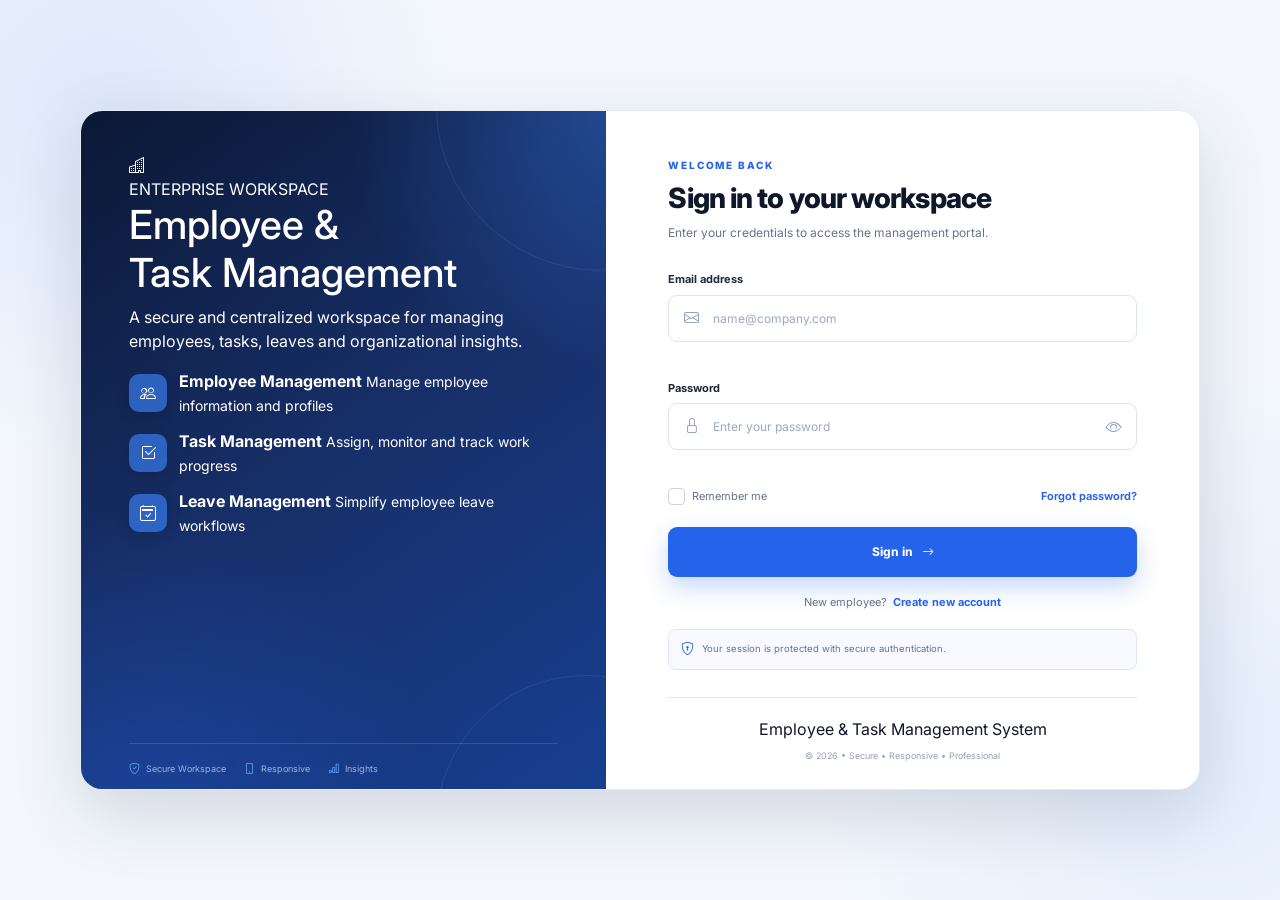
<file: frontend/tasks.html>
<!DOCTYPE html>
<html lang="en">
<head>
    <meta charset="UTF-8">
    <meta name="viewport" content="width=device-width, initial-scale=1.0">
    <meta name="description" content="Task Management workspace">
    <title id="taskPageTitle">Tasks | Employee &amp; Task Management System</title>
    <link href="https://cdn.jsdelivr.net/npm/bootstrap@5.3.8/dist/css/bootstrap.min.css" rel="stylesheet">
    <link rel="stylesheet" href="https://cdn.jsdelivr.net/npm/bootstrap-icons@1.13.1/font/bootstrap-icons.min.css">
    <link href="https://fonts.googleapis.com/css2?family=Inter:wght@400;500;600;700;800&display=swap" rel="stylesheet">
    <link rel="stylesheet" href="assets/css/style.css">
    <link rel="stylesheet" href="assets/css/responsive.css">
</head>
<body class="dashboard-page task-page">
<div class="app-shell">
    <div class="sidebar-overlay" id="sidebarOverlay"></div>
    <aside class="app-sidebar" id="appSidebar">
        <div class="sidebar-header">
            <a href="dashboard.html" class="sidebar-brand">
                <div class="sidebar-brand-icon"><i class="bi bi-buildings"></i></div>
                <div class="sidebar-brand-text"><strong>Employee &amp; Task</strong><span>Management System</span></div>
            </a>
            <button type="button" class="sidebar-close" id="sidebarClose" aria-label="Close navigation"><i class="bi bi-x-lg"></i></button>
        </div>
        <div class="sidebar-body">
            <div class="sidebar-section-title">MAIN MENU</div>
            <nav class="sidebar-nav">
                <a href="dashboard.html" class="sidebar-link"><span class="sidebar-link-icon"><i class="bi bi-grid-1x2"></i></span><span>Dashboard</span></a>
                <a href="employees.html" class="sidebar-link" data-role="ADMIN"><span class="sidebar-link-icon"><i class="bi bi-people"></i></span><span>Employees</span></a>
                <a href="tasks.html" class="sidebar-link active" data-role="ADMIN,EMPLOYEE"><span class="sidebar-link-icon"><i class="bi bi-check2-square"></i></span><span id="taskSidebarLabel">Tasks</span></a>
                <a href="leaves.html" class="sidebar-link" data-role="ADMIN,EMPLOYEE"><span class="sidebar-link-icon"><i class="bi bi-calendar2-check"></i></span><span id="taskLeaveLabel">Leaves</span></a>
                <a href="reports.html" class="sidebar-link" data-role="ADMIN"><span class="sidebar-link-icon"><i class="bi bi-bar-chart"></i></span><span>Reports &amp; Analytics</span></a>
            </nav>
        </div>
        <div class="sidebar-footer">
            <div class="sidebar-help-card"><div class="help-icon"><i class="bi bi-headset"></i></div><div><strong>Need help?</strong><span>Contact workspace support</span></div></div>
            <button type="button" class="sidebar-logout" id="logoutButton"><i class="bi bi-box-arrow-left"></i><span>Sign out</span></button>
        </div>
    </aside>

    <div class="app-main">
        <header class="app-topbar">
            <div class="topbar-left">
                <button type="button" class="mobile-menu-button" id="sidebarOpen" aria-label="Open navigation"><i class="bi bi-list"></i></button>
                <div class="topbar-heading"><span id="taskSectionLabel">Management</span><h1 id="taskTopbarHeading">Tasks</h1></div>
            </div>
            <div class="topbar-right">
                <button type="button" class="topbar-icon-button" aria-label="Search"><i class="bi bi-search"></i></button>
                <button type="button" class="topbar-icon-button notification-button" aria-label="Notifications"><i class="bi bi-bell"></i><span class="notification-dot"></span></button>
                <div class="topbar-divider"></div>
                <div class="dashboard-user-menu-wrap">
                    <button type="button" class="topbar-user" id="taskUserButton" aria-expanded="false">
                        <div class="user-avatar" id="taskUserAvatar">U</div>
                        <div class="user-info"><strong id="taskUserName">User</strong><span id="taskUserRole">Employee</span></div>
                        <i class="bi bi-chevron-down user-chevron"></i>
                    </button>
                    <div class="dashboard-user-menu" id="taskUserMenu" aria-hidden="true">
                        <div class="dashboard-user-menu-head"><strong id="taskMenuUserName">User</strong><span id="taskMenuUserEmail">user@example.com</span></div>
                        <a href="#" id="taskMenuLogout" class="danger"><i class="bi bi-box-arrow-left"></i><span>Sign out</span></a>
                    </div>
                </div>
            </div>
        </header>

        <main class="task-content dashboard-content">
            <section class="task-welcome">
                <div>
                    <span class="welcome-date" id="taskWelcomeDate"></span>
                    <h2 id="taskHeading">Task Management</h2>
                    <p id="taskPageDescription">Create, assign and monitor employee tasks.</p>
                </div>
                <div class="dashboard-actions">
                    <button type="button" class="primary-action" id="addTaskButton" data-role="ADMIN"><i class="bi bi-plus-lg"></i><span>Create Task</span></button>
                </div>
            </section>

            <div class="task-alert d-none" id="taskAlert" role="alert">
                <i id="taskAlertIcon" class="bi bi-check-circle"></i>
                <span id="taskAlertMessage"></span>
                <button type="button" id="taskAlertClose" aria-label="Close"><i class="bi bi-x"></i></button>
            </div>

            <section class="task-filters dashboard-card">
                <div class="task-filter-grid">
                    <div class="task-filter-group task-search-group">
                        <label for="taskSearch">Search</label>
                        <div class="task-input-icon-wrap"><i class="bi bi-search"></i><input id="taskSearch" class="form-control" type="search" placeholder="Search tasks, descriptions or employees"></div>
                    </div>
                    <div class="task-filter-group" id="taskEmployeeFilterWrap">
                        <label for="taskEmployeeFilter">Employee</label>
                        <select id="taskEmployeeFilter" class="form-select"><option value="">All Employees</option></select>
                    </div>
                    <div class="task-filter-group">
                        <label for="taskPriorityFilter">Priority</label>
                        <select id="taskPriorityFilter" class="form-select"><option value="">All Priorities</option><option value="LOW">Low</option><option value="MEDIUM">Medium</option><option value="HIGH">High</option></select>
                    </div>
                    <div class="task-filter-group">
                        <label for="taskStatusFilter">Status</label>
                        <select id="taskStatusFilter" class="form-select"><option value="">All Statuses</option><option value="PENDING">Pending</option><option value="IN_PROGRESS">In Progress</option><option value="COMPLETED">Completed</option></select>
                    </div>
                    <div class="task-filter-group">
                        <label for="taskOrdering">Sort</label>
                        <select id="taskOrdering" class="form-select"><option value="-created_at">Newest</option><option value="created_at">Oldest</option><option value="due_date">Due Date</option><option value="-due_date">Latest Due Date</option><option value="title">Title A–Z</option><option value="-title">Title Z–A</option><option value="priority">Priority</option><option value="status">Status</option></select>
                    </div>
                    <div class="task-filter-actions"><button type="button" class="secondary-action" id="resetTaskFilters"><i class="bi bi-arrow-counterclockwise"></i><span>Reset</span></button></div>
                </div>
            </section>

            <section class="dashboard-card task-table-card">
                <div class="dashboard-card-header task-table-header">
                    <div><span class="card-eyebrow">WORKFLOW</span><h3 id="taskTableHeading">Task Records</h3></div>
                    <span class="task-count-badge"><span id="taskCount">0</span> records</span>
                </div>

                <div id="taskLoading" class="task-state task-loading">
                    <div class="spinner-border spinner-border-sm" role="status" aria-hidden="true"></div>
                    <span>Loading tasks...</span>
                </div>

                <div id="taskEmpty" class="task-state task-empty d-none">
                    <div class="task-empty-icon"><i id="taskEmptyIcon" class="bi bi-check2-square"></i></div>
                    <h4 id="taskEmptyHeading">No tasks found</h4>
                    <p id="taskEmptyDescription">There are no task records matching your current filters.</p>
                    <button type="button" class="primary-action" id="emptyCreateTaskButton" data-role="ADMIN"><i class="bi bi-plus-lg"></i><span>Create Task</span></button>
                </div>

                <div id="taskTableWrapper" class="table-responsive d-none">
                    <table class="table task-table align-middle">
                        <thead><tr><th>Task</th><th>Assigned To</th><th>Priority</th><th>Due Date</th><th>Status</th><th>Created By</th><th>Actions</th></tr></thead>
                        <tbody id="taskTableBody"></tbody>
                    </table>
                </div>

                <div id="taskPagination" class="task-pagination d-none">
                    <div class="pagination-summary">Showing <strong id="taskPaginationStart">0</strong>–<strong id="taskPaginationEnd">0</strong> of <strong id="taskPaginationTotal">0</strong></div>
                    <div class="pagination-controls"><button type="button" class="pagination-arrow" id="previousTaskPage" aria-label="Previous page"><i class="bi bi-chevron-left"></i></button><div id="taskPaginationNumbers" class="pagination-numbers"></div><button type="button" class="pagination-arrow" id="nextTaskPage" aria-label="Next page"><i class="bi bi-chevron-right"></i></button></div>
                </div>
            </section>

            <footer class="dashboard-footer"><span>Employee &amp; Task Management System</span><span>Secure Workspace</span></footer>
        </main>
    </div>
</div>

<!-- Create / Edit Task -->
<div class="modal fade" id="taskModal" tabindex="-1" aria-hidden="true">
    <div class="modal-dialog modal-dialog-centered modal-lg"><div class="modal-content task-modal-content">
        <div class="modal-header"><div><span class="card-eyebrow">TASK WORKFLOW</span><h5 class="modal-title" id="taskModalTitle">Create Task</h5><p id="taskModalSubtitle">Create and assign a new task.</p></div><button type="button" class="btn-close" data-bs-dismiss="modal" aria-label="Close"></button></div>
        <form id="taskForm" novalidate>
            <div class="modal-body">
                <div class="task-form-grid">
                    <div class="task-form-field full"><label for="taskTitle">Task Title</label><input id="taskTitle" class="form-control" type="text" maxlength="200" placeholder="Enter task title" required></div>
                    <div class="task-form-field full"><label for="taskDescription">Description</label><textarea id="taskDescription" class="form-control" rows="4" placeholder="Describe the task"></textarea></div>
                    <div class="task-form-field"><label for="taskAssignedTo">Assign To</label><select id="taskAssignedTo" class="form-select" required><option value="">Select employee</option></select></div>
                    <div class="task-form-field"><label for="taskPriority">Priority</label><select id="taskPriority" class="form-select" required><option value="MEDIUM">Medium</option><option value="LOW">Low</option><option value="HIGH">High</option></select></div>
                    <div class="task-form-field"><label for="taskDueDate">Due Date</label><input id="taskDueDate" class="form-control" type="date" required></div>
                    <div class="task-form-field"><label for="taskStatus">Status</label><select id="taskStatus" class="form-select" required><option value="PENDING">Pending</option><option value="IN_PROGRESS">In Progress</option><option value="COMPLETED">Completed</option></select></div>
                </div>
            </div>
            <div class="modal-footer"><button type="button" class="secondary-action" data-bs-dismiss="modal">Cancel</button><button type="submit" class="primary-action" id="taskSubmitButton"><i id="taskSubmitIcon" class="bi bi-check2"></i><span id="taskSubmitText">Create Task</span><span id="taskSubmitSpinner" class="spinner-border spinner-border-sm d-none" aria-hidden="true"></span></button></div>
        </form>
    </div></div>
</div>

<!-- Task Details -->
<div class="modal fade" id="taskDetailsModal" tabindex="-1" aria-hidden="true">
    <div class="modal-dialog modal-dialog-centered modal-lg"><div class="modal-content task-modal-content">
        <div class="modal-header"><div><span class="card-eyebrow">TASK DETAILS</span><h5 class="modal-title" id="detailsTaskTitle">Task</h5><p id="detailsTaskId">Task #-</p></div><button type="button" class="btn-close" data-bs-dismiss="modal" aria-label="Close"></button></div>
        <div class="modal-body"><div class="task-details-grid">
            <div class="task-detail-box full"><span>Description</span><strong id="detailsTaskDescription">-</strong></div>
            <div class="task-detail-box"><span>Assigned Employee</span><strong id="detailsAssignedEmployee">-</strong><small id="detailsAssignedEmployeeId">-</small></div>
            <div class="task-detail-box"><span>Priority</span><strong id="detailsTaskPriority">-</strong></div>
            <div class="task-detail-box"><span>Due Date</span><strong id="detailsTaskDueDate">-</strong></div>
            <div class="task-detail-box"><span>Status</span><strong id="detailsTaskStatus">-</strong></div>
            <div class="task-detail-box"><span>Created By</span><strong id="detailsTaskCreatedBy">-</strong></div>
            <div class="task-detail-box"><span>Created At</span><strong id="detailsTaskCreatedAt">-</strong></div>
        </div></div>
        <div class="modal-footer"><button type="button" class="secondary-action" data-bs-dismiss="modal">Close</button></div>
    </div></div>
</div>

<!-- Delete Task -->
<div class="modal fade" id="deleteTaskModal" tabindex="-1" aria-hidden="true">
    <div class="modal-dialog modal-dialog-centered"><div class="modal-content task-modal-content">
        <div class="modal-header"><div><span class="card-eyebrow">CONFIRMATION</span><h5 class="modal-title">Delete Task</h5></div><button type="button" class="btn-close" data-bs-dismiss="modal" aria-label="Close"></button></div>
        <div class="modal-body"><div class="delete-confirmation"><div class="delete-confirmation-icon"><i class="bi bi-trash3"></i></div><p id="deleteTaskMessage">This task will be permanently deleted. This action cannot be undone.</p></div></div>
        <div class="modal-footer"><button type="button" class="secondary-action" data-bs-dismiss="modal">Cancel</button><button type="button" class="danger-action" id="confirmDeleteTaskButton"><span id="deleteTaskSpinner" class="spinner-border spinner-border-sm d-none"></span><span id="deleteTaskButtonText">Delete Task</span></button></div>
    </div></div>
</div>

<script src="https://cdn.jsdelivr.net/npm/bootstrap@5.3.8/dist/js/bootstrap.bundle.min.js"></script>
<script src="assets/js/config.js"></script>
<script src="assets/js/utils.js"></script>
<script src="assets/js/api.js"></script>
<script src="assets/js/auth.js"></script>
<script src="assets/js/common.js"></script>
<script src="assets/js/tasks.js"></script>
</body>
</html>
</file>
<file: frontend/assets/css/style.css>
/* =========================================================
   TCS EMPLOYEE & TASK MANAGEMENT SYSTEM
   GLOBAL DESIGN SYSTEM
========================================================= */

:root {
  --primary: #2563eb;
  --primary-dark: #1d4ed8;
  --primary-light: #eff6ff;

  --navy: #0f172a;
  --navy-2: #172554;
  --blue-dark: #1e3a8a;

  --text: #0f172a;
  --text-secondary: #64748b;
  --text-light: #94a3b8;

  --white: #ffffff;
  --background: #f3f7fd;

  --border: #dbe4f0;

  --danger: #dc2626;

  --shadow: 0 24px 70px rgba(15, 23, 42, 0.14);

  --shadow-button: 0 10px 24px rgba(37, 99, 235, 0.25);

  --radius: 22px;
}

/* =========================================================
   RESET
========================================================= */

* {
  box-sizing: border-box;
}

html,
body {
  width: 100%;
  min-height: 100%;
  margin: 0;
}

body {
  font-family: "Inter", sans-serif;
  color: var(--text);

  -webkit-font-smoothing: antialiased;
  text-rendering: optimizeLegibility;
}

button,
input {
  font-family: inherit;
}

/* =========================================================
   LOGIN PAGE
========================================================= */

.login-page {
  min-height: 100vh;
  min-height: 100dvh;

  overflow: hidden;

  background:
    radial-gradient(circle at 8% 12%, rgba(37, 99, 235, 0.1), transparent 25%),
    radial-gradient(
      circle at 94% 84%,
      rgba(59, 130, 246, 0.08),
      transparent 27%
    ),
    #f3f7fd;
}

/* =========================================================
   MAIN WRAPPER
========================================================= */

.login-wrapper {
  width: 100%;
  height: 100vh;
  height: 100dvh;

  display: flex;
  align-items: center;
  justify-content: center;

  padding: 24px;
}

/* =========================================================
   MAIN CONTAINER
========================================================= */

.login-container {
  width: min(1120px, 100%);

  /*
       Important:
       Keep card inside laptop viewport.
    */

  height: min(680px, calc(100dvh - 48px));

  display: grid;

  grid-template-columns: 47% 53%;

  overflow: hidden;

  border-radius: var(--radius);

  background: var(--white);

  border: 1px solid rgba(226, 232, 240, 0.8);

  box-shadow: var(--shadow);
}

/* =========================================================
   LEFT BRAND PANEL
========================================================= */

.brand-panel {
  position: relative;

  display: flex;
  flex-direction: column;
  justify-content: space-between;

  min-width: 0;

  padding: 42px 48px 28px;

  overflow: hidden;

  color: white;

  background:
    radial-gradient(
      circle at 100% 0%,
      rgba(59, 130, 246, 0.35),
      transparent 30%
    ),
    radial-gradient(
      circle at 10% 100%,
      rgba(37, 99, 235, 0.28),
      transparent 35%
    ),
    linear-gradient(145deg, #0b1735 0%, #172f68 48%, #173f91 100%);
}

/* Decorative circles */

.brand-panel::before {
  content: "";

  position: absolute;

  width: 330px;
  height: 330px;

  right: -160px;
  top: -170px;

  border-radius: 50%;

  border: 1px solid rgba(255, 255, 255, 0.08);
}

.brand-panel::after {
  content: "";

  position: absolute;

  width: 300px;
  height: 300px;

  right: -130px;
  bottom: -170px;

  border-radius: 50%;

  border: 1px solid rgba(255, 255, 255, 0.08);
}

.brand-main {
  position: relative;
  z-index: 2;
}

/* =========================================================
   PROJECT BRAND
========================================================= */

.project-brand {
  display: flex;
  align-items: center;

  gap: 14px;

  margin-bottom: 32px;
}

.project-logo {
  width: 50px;
  height: 50px;

  flex-shrink: 0;

  display: flex;
  align-items: center;
  justify-content: center;

  border-radius: 13px;

  background: rgba(255, 255, 255, 0.13);

  border: 1px solid rgba(255, 255, 255, 0.15);

  color: white;

  font-size: 22px;

  backdrop-filter: blur(10px);
}

.project-name {
  display: flex;
  flex-direction: column;

  line-height: 1.25;
}

.project-name strong {
  color: white;

  font-size: 13px;
  font-weight: 750;
}

.project-name span {
  color: #bfdbfe;

  font-size: 12px;
  font-weight: 500;
}

/* =========================================================
   BRAND HEADING
========================================================= */

.brand-label {
  margin-bottom: 12px;

  color: #60a5fa;

  font-size: 9px;
  font-weight: 800;

  letter-spacing: 1.8px;
}

.brand-heading h1 {
  max-width: 470px;

  margin: 0;

  color: white;

  font-size: clamp(32px, 3.3vw, 45px);

  line-height: 1.04;

  font-weight: 800;

  letter-spacing: -1.7px;
}

.brand-heading h1 span {
  display: block;

  color: #38bdf8;
}

.brand-heading p {
  max-width: 440px;

  margin: 18px 0 27px;

  color: #cbd5e1;

  font-size: 12px;

  line-height: 1.7;
}

/* =========================================================
   FEATURES
========================================================= */

.feature-list {
  display: flex;
  flex-direction: column;

  gap: 12px;
}

.feature-item {
  display: flex;
  align-items: center;

  gap: 12px;
}

.feature-icon {
  width: 38px;
  height: 38px;

  flex-shrink: 0;

  display: flex;
  align-items: center;
  justify-content: center;

  border-radius: 10px;

  background: rgba(59, 130, 246, 0.65);

  color: white;

  font-size: 16px;

  box-shadow: 0 5px 14px rgba(0, 0, 0, 0.12);
}

.feature-content {
  min-width: 0;
}

.feature-content strong {
  display: block;

  margin-bottom: 2px;

  color: white;

  font-size: 11px;
  font-weight: 700;
}

.feature-content span {
  display: block;

  color: #9fb4d5;

  font-size: 9.5px;
}

/* =========================================================
   BRAND FOOTER
========================================================= */

.brand-footer {
  position: relative;
  z-index: 2;

  display: flex;
  align-items: center;

  gap: 18px;

  padding-top: 17px;

  border-top: 1px solid rgba(255, 255, 255, 0.13);

  color: #9fb4d5;

  font-size: 9px;
}

.brand-footer span {
  display: flex;
  align-items: center;

  gap: 6px;

  white-space: nowrap;
}

.brand-footer i {
  color: #60a5fa;

  font-size: 11px;
}

/* =========================================================
   RIGHT LOGIN PANEL
========================================================= */

.login-panel {
  min-width: 0;

  display: flex;
  align-items: center;
  justify-content: center;

  padding: 40px 62px;

  background: white;
}

.login-form-wrapper {
  width: min(100%, 500px);
}

/* =========================================================
   MOBILE BRAND
========================================================= */

.mobile-brand {
  display: none;
}

/* =========================================================
   LOGIN HEADING
========================================================= */

.login-heading {
  margin-bottom: 29px;
}

.welcome-label {
  display: inline-block;

  margin-bottom: 9px;

  color: var(--primary);

  font-size: 10px;
  font-weight: 800;

  letter-spacing: 1.8px;
}

.login-heading h2 {
  margin: 0 0 8px;

  color: var(--navy);

  font-size: 28px;

  line-height: 1.18;

  font-weight: 800;

  letter-spacing: -0.9px;
}

.login-heading p {
  margin: 0;

  color: var(--text-secondary);

  font-size: 12px;

  line-height: 1.6;
}

/* =========================================================
   FORM
========================================================= */

.form-group {
  margin-bottom: 19px;
}

.form-group label {
  display: block;

  margin-bottom: 7px;

  color: #1e293b;

  font-size: 11px;

  font-weight: 700;
}

.input-wrapper {
  position: relative;
}

.input-icon {
  position: absolute;

  left: 16px;
  top: 0;
  bottom: 0;

  display: flex;
  align-items: center;

  color: #8ca2bf;

  font-size: 15px;

  pointer-events: none;

  z-index: 2;
}

.custom-input {
  width: 100%;

  height: 47px;

  padding: 0 44px;

  border: 1px solid var(--border);

  border-radius: 9px;

  outline: none;

  background: #ffffff;

  color: var(--navy);

  font-size: 12px;

  transition:
    border-color 0.2s ease,
    box-shadow 0.2s ease;
}

.custom-input::placeholder {
  color: #9aaac0;
}

.custom-input:hover {
  border-color: #c5d1df;
}

.custom-input:focus {
  border-color: var(--primary);

  box-shadow: 0 0 0 4px rgba(37, 99, 235, 0.09);
}

.password-input {
  padding-right: 48px;
}

.password-toggle {
  position: absolute;

  top: 0;
  right: 0;

  width: 45px;
  height: 47px;

  display: flex;
  align-items: center;
  justify-content: center;

  border: 0;

  background: transparent;

  color: #8ca2bf;

  cursor: pointer;
}

.password-toggle:hover {
  color: var(--primary);
}

/* =========================================================
   FIELD ERROR
========================================================= */

.field-error {
  min-height: 14px;

  margin-top: 5px;

  color: var(--danger);

  font-size: 10px;
}

/* =========================================================
   OPTIONS
========================================================= */

.login-options {
  display: flex;
  align-items: center;
  justify-content: space-between;

  margin-top: 1px;
  margin-bottom: 22px;

  font-size: 11px;
}

.remember-option {
  display: flex;
  align-items: center;

  gap: 7px;

  color: #64748b;

  cursor: pointer;

  user-select: none;
}

.remember-option input {
  display: none;
}

.custom-checkbox {
  width: 17px;
  height: 17px;

  display: flex;
  align-items: center;
  justify-content: center;

  border: 1px solid #cbd5e1;

  border-radius: 4px;

  color: transparent;

  transition: all 0.2s ease;
}

.remember-option input:checked + .custom-checkbox {
  border-color: var(--primary);

  background: var(--primary);

  color: white;
}

.custom-checkbox i {
  font-size: 11px;
}

.forgot-link {
  padding: 0;

  border: 0;

  background: transparent;

  color: var(--primary);

  font-size: 11px;

  font-weight: 650;

  cursor: pointer;
}

.forgot-link:hover {
  color: var(--primary-dark);
}

/* =========================================================
   LOGIN BUTTON
========================================================= */

.login-button {
  width: 100%;
  height: 50px;

  display: flex;
  align-items: center;
  justify-content: center;

  gap: 9px;

  border: 0;

  border-radius: 9px;

  background: var(--primary);

  color: white;

  font-size: 12px;

  font-weight: 750;

  box-shadow: var(--shadow-button);

  cursor: pointer;

  transition:
    background 0.2s ease,
    transform 0.2s ease,
    box-shadow 0.2s ease;
}

.login-button:hover {
  background: var(--primary-dark);

  transform: translateY(-1px);

  box-shadow: 0 13px 28px rgba(37, 99, 235, 0.3);
}

.login-button:active {
  transform: translateY(0);
}

.login-button:disabled {
  opacity: 0.7;

  cursor: not-allowed;
}

/* =========================================================
   LOGIN ALERT
========================================================= */

.login-alert {
  display: flex;
  align-items: center;

  gap: 9px;

  margin-bottom: 17px;

  padding: 10px 12px;

  border: 1px solid #fecaca;

  border-radius: 8px;

  background: #fef2f2;

  color: #991b1b;

  font-size: 10px;
}

/* =========================================================
   SECURITY
========================================================= */

.security-note {
  display: flex;
  align-items: center;

  gap: 8px;

  margin-top: 18px;

  padding: 10px 12px;

  border: 1px solid #dbe7ff;

  border-radius: 8px;

  background: #f8faff;

  color: #64748b;

  font-size: 9.5px;
}

.security-note i {
  color: var(--primary);

  font-size: 13px;
}

/* =========================================================
   FOOTER
========================================================= */

.login-footer {
  margin-top: 27px;

  padding-top: 19px;

  border-top: 1px solid #e2e8f0;

  text-align: center;
}

.login-footer strong {
  display: block;

  margin-bottom: 5px;

  color: #334155;

  font-size: 10px;

  font-weight: 650;
}

.login-footer span {
  color: #94a3b8;

  font-size: 9px;
}

/* =========================================================
   DASHBOARD APPLICATION
========================================================= */

.dashboard-page {
  min-height: 100vh;

  margin: 0;

  background: #f6f8fc;

  color: var(--text);

  overflow-x: hidden;
}

/* =========================================================
   APP SHELL
========================================================= */

.app-shell {
  min-height: 100vh;

  display: flex;
}

/* =========================================================
   SIDEBAR
========================================================= */

.app-sidebar {
  position: fixed;

  top: 0;
  left: 0;
  bottom: 0;

  z-index: 1000;

  width: 252px;

  display: flex;
  flex-direction: column;

  background: linear-gradient(180deg, #0b1735 0%, #101f46 100%);

  color: white;

  border-right: 1px solid rgba(255, 255, 255, 0.05);

  transition: transform 0.25s ease;
}

/* =========================================================
   SIDEBAR HEADER
========================================================= */

.sidebar-header {
  min-height: 82px;

  display: flex;
  align-items: center;

  padding: 0 19px;

  border-bottom: 1px solid rgba(255, 255, 255, 0.07);
}

.sidebar-brand {
  display: flex;
  align-items: center;

  gap: 11px;

  color: white;

  text-decoration: none;

  min-width: 0;
}

.sidebar-brand-icon {
  width: 41px;
  height: 41px;

  flex-shrink: 0;

  display: flex;
  align-items: center;
  justify-content: center;

  border-radius: 11px;

  background: linear-gradient(145deg, #2563eb, #3b82f6);

  box-shadow: 0 8px 20px rgba(37, 99, 235, 0.28);

  font-size: 18px;
}

.sidebar-brand-text {
  display: flex;
  flex-direction: column;

  min-width: 0;

  line-height: 1.25;
}

.sidebar-brand-text strong {
  color: white;

  font-size: 10.5px;

  font-weight: 750;

  white-space: nowrap;
}

.sidebar-brand-text span {
  margin-top: 2px;

  color: #8fa7ca;

  font-size: 9px;

  white-space: nowrap;
}

.sidebar-close {
  display: none;

  margin-left: auto;

  border: 0;

  background: transparent;

  color: #94a3b8;

  font-size: 18px;
}

/* =========================================================
   SIDEBAR BODY
========================================================= */

.sidebar-body {
  flex: 1;

  padding: 25px 13px;

  overflow-y: auto;
}

.sidebar-section-title {
  padding: 0 12px;

  margin-bottom: 9px;

  color: #637da7;

  font-size: 8px;

  font-weight: 800;

  letter-spacing: 1.3px;
}

.sidebar-section-spaced {
  margin-top: 28px;
}

.sidebar-nav {
  display: flex;
  flex-direction: column;

  gap: 4px;
}

.sidebar-link {
  position: relative;

  min-height: 43px;

  display: flex;
  align-items: center;

  gap: 12px;

  padding: 0 12px;

  border-radius: 9px;

  color: #aebed7;

  text-decoration: none;

  font-size: 10.5px;

  font-weight: 550;

  transition:
    background 0.2s ease,
    color 0.2s ease;
}

.sidebar-link:hover {
  color: white;

  background: rgba(255, 255, 255, 0.065);
}

.sidebar-link.active {
  color: white;

  background: linear-gradient(
    90deg,
    rgba(37, 99, 235, 0.95),
    rgba(37, 99, 235, 0.7)
  );

  box-shadow: 0 7px 18px rgba(0, 0, 0, 0.12);
}

.sidebar-link.active::before {
  content: "";

  position: absolute;

  left: 0;
  top: 9px;
  bottom: 9px;

  width: 3px;

  border-radius: 0 4px 4px 0;

  background: #60a5fa;
}

.sidebar-link-icon {
  width: 21px;

  display: flex;
  align-items: center;
  justify-content: center;

  font-size: 15px;
}

/* =========================================================
   SIDEBAR FOOTER
========================================================= */

.sidebar-footer {
  padding: 14px;

  border-top: 1px solid rgba(255, 255, 255, 0.07);
}

.sidebar-help-card {
  display: flex;
  align-items: center;

  gap: 9px;

  padding: 11px;

  margin-bottom: 11px;

  border: 1px solid rgba(255, 255, 255, 0.07);

  border-radius: 10px;

  background: rgba(255, 255, 255, 0.035);
}

.help-icon {
  width: 29px;
  height: 29px;

  flex-shrink: 0;

  display: flex;
  align-items: center;
  justify-content: center;

  border-radius: 8px;

  background: rgba(59, 130, 246, 0.15);

  color: #60a5fa;

  font-size: 13px;
}

.sidebar-help-card strong {
  display: block;

  color: #e2e8f0;

  font-size: 9px;
}

.sidebar-help-card span {
  display: block;

  margin-top: 2px;

  color: #7188aa;

  font-size: 7.5px;
}

.sidebar-logout {
  width: 100%;

  height: 39px;

  display: flex;
  align-items: center;

  gap: 11px;

  padding: 0 12px;

  border: 0;

  border-radius: 8px;

  background: transparent;

  color: #94a3b8;

  font-size: 10px;

  cursor: pointer;

  transition: all 0.2s ease;
}

.sidebar-logout:hover {
  background: rgba(220, 38, 38, 0.1);

  color: #fca5a5;
}

.sidebar-logout i {
  font-size: 14px;
}

/* =========================================================
   MAIN AREA
========================================================= */

.app-main {
  width: calc(100% - 252px);

  min-height: 100vh;

  margin-left: 252px;
}

/* =========================================================
   TOPBAR
========================================================= */

.app-topbar {
  height: 82px;

  display: flex;
  align-items: center;
  justify-content: space-between;

  padding: 0 34px;

  background: rgba(255, 255, 255, 0.96);

  border-bottom: 1px solid #e8edf4;

  position: sticky;

  top: 0;

  z-index: 100;
}

.topbar-left {
  display: flex;
  align-items: center;
}

.topbar-heading span {
  display: block;

  margin-bottom: 2px;

  color: #94a3b8;

  font-size: 8px;

  font-weight: 700;

  text-transform: uppercase;

  letter-spacing: 1px;
}

.topbar-heading h1 {
  margin: 0;

  color: #0f172a;

  font-size: 18px;

  line-height: 1.2;

  font-weight: 750;

  letter-spacing: -0.4px;
}

.topbar-right {
  display: flex;
  align-items: center;

  gap: 8px;
}

.topbar-icon-button {
  position: relative;

  width: 38px;
  height: 38px;

  display: flex;
  align-items: center;
  justify-content: center;

  border: 1px solid #e7edf5;

  border-radius: 9px;

  background: white;

  color: #64748b;

  cursor: pointer;

  transition: all 0.2s ease;
}

.topbar-icon-button:hover {
  border-color: #cbd5e1;

  background: #f8fafc;

  color: var(--primary);
}

.notification-dot {
  position: absolute;

  top: 8px;
  right: 8px;

  width: 6px;
  height: 6px;

  border-radius: 50%;

  background: #ef4444;

  border: 1.5px solid white;
}

.topbar-divider {
  width: 1px;
  height: 30px;

  margin: 0 8px;

  background: #e5eaf1;
}

.topbar-user {
  display: flex;
  align-items: center;

  gap: 9px;

  padding: 4px;

  border: 0;

  background: transparent;

  cursor: pointer;

  text-align: left;
}

.user-avatar {
  width: 35px;
  height: 35px;

  display: flex;
  align-items: center;
  justify-content: center;

  border-radius: 9px;

  background: linear-gradient(145deg, #dbeafe, #bfdbfe);

  color: #1d4ed8;

  font-size: 10px;

  font-weight: 800;
}

.user-info strong {
  display: block;

  color: #1e293b;

  font-size: 10px;

  font-weight: 700;
}

.user-info span {
  display: block;

  margin-top: 2px;

  color: #94a3b8;

  font-size: 8px;
}

.user-chevron {
  margin-left: 4px;

  color: #94a3b8;

  font-size: 9px;
}

.mobile-menu-button {
  display: none;

  width: 38px;
  height: 38px;

  margin-right: 10px;

  border: 1px solid #e2e8f0;

  border-radius: 9px;

  background: white;

  color: #334155;

  font-size: 18px;
}

/* =========================================================
   DASHBOARD CONTENT
========================================================= */

.dashboard-content {
  width: 100%;

  max-width: 1600px;

  margin: 0 auto;

  padding: 30px 34px 24px;
}

/* =========================================================
   WELCOME
========================================================= */

.dashboard-welcome {
  display: flex;
  align-items: flex-end;
  justify-content: space-between;

  gap: 20px;

  margin-bottom: 25px;
}

.welcome-date {
  display: block;

  margin-bottom: 6px;

  color: var(--primary);

  font-size: 8px;

  font-weight: 800;

  letter-spacing: 1.1px;
}

.dashboard-welcome h2 {
  margin: 0 0 5px;

  color: #0f172a;

  font-size: 25px;

  line-height: 1.2;

  font-weight: 800;

  letter-spacing: -0.8px;
}

.dashboard-welcome p {
  margin: 0;

  color: #64748b;

  font-size: 10px;
}

.dashboard-actions {
  display: flex;

  gap: 8px;
}

.primary-action,
.secondary-action {
  height: 38px;

  display: inline-flex;
  align-items: center;
  justify-content: center;

  gap: 7px;

  padding: 0 14px;

  border-radius: 8px;

  font-size: 9px;

  font-weight: 700;

  cursor: pointer;

  transition: all 0.2s ease;
}

.primary-action {
  border: 1px solid var(--primary);

  background: var(--primary);

  color: white;

  box-shadow: 0 6px 15px rgba(37, 99, 235, 0.18);
}

.primary-action:hover {
  background: var(--primary-dark);

  transform: translateY(-1px);
}

.secondary-action {
  border: 1px solid #dce4ee;

  background: white;

  color: #475569;
}

.secondary-action:hover {
  border-color: #cbd5e1;

  background: #f8fafc;
}

/* =========================================================
   SUMMARY GRID
========================================================= */

.summary-grid {
  display: grid;

  grid-template-columns: repeat(5, minmax(0, 1fr));

  gap: 14px;

  margin-bottom: 18px;
}

.summary-card {
  min-width: 0;

  padding: 17px;

  border: 1px solid #e6ebf2;

  border-radius: 13px;

  background: white;

  box-shadow: 0 3px 12px rgba(15, 23, 42, 0.035);

  transition:
    transform 0.2s ease,
    box-shadow 0.2s ease;
}

.summary-card:hover {
  transform: translateY(-2px);

  box-shadow: 0 10px 25px rgba(15, 23, 42, 0.07);
}

.summary-card-top {
  display: flex;
  align-items: center;
  justify-content: space-between;

  margin-bottom: 14px;
}

.summary-icon {
  width: 35px;
  height: 35px;

  display: flex;
  align-items: center;
  justify-content: center;

  border-radius: 9px;

  font-size: 15px;
}

.employees-icon {
  background: #eff6ff;
  color: #2563eb;
}

.active-icon {
  background: #ecfdf5;
  color: #059669;
}

.pending-icon {
  background: #fff7ed;
  color: #ea580c;
}

.completed-icon {
  background: #f0fdf4;
  color: #16a34a;
}

.leave-icon {
  background: #f5f3ff;
  color: #7c3aed;
}

.summary-trend {
  display: inline-flex;
  align-items: center;

  gap: 3px;

  padding: 4px 6px;

  border-radius: 5px;

  font-size: 7px;

  font-weight: 750;
}

.summary-trend.positive {
  background: #ecfdf5;

  color: #059669;
}

.summary-trend.warning {
  background: #fff7ed;

  color: #c2410c;
}

.summary-label {
  margin-bottom: 4px;

  color: #64748b;

  font-size: 9px;

  font-weight: 600;
}

.summary-value {
  margin-bottom: 3px;

  color: #0f172a;

  font-size: 25px;

  line-height: 1;

  font-weight: 800;

  letter-spacing: -0.8px;
}

.summary-description {
  color: #94a3b8;

  font-size: 7.5px;
}

/* =========================================================
   LOWER DASHBOARD GRID
========================================================= */

.dashboard-grid {
  display: grid;

  grid-template-columns: 1.15fr 0.85fr;

  gap: 18px;
}

.dashboard-card {
  min-width: 0;

  padding: 20px;

  border: 1px solid #e6ebf2;

  border-radius: 13px;

  background: white;

  box-shadow: 0 3px 12px rgba(15, 23, 42, 0.035);
}

.dashboard-card-header {
  display: flex;
  align-items: flex-start;
  justify-content: space-between;

  margin-bottom: 18px;
}

.card-eyebrow {
  display: block;

  margin-bottom: 4px;

  color: #94a3b8;

  font-size: 7px;

  font-weight: 800;

  letter-spacing: 1.1px;
}

.dashboard-card-header h3 {
  margin: 0;

  color: #1e293b;

  font-size: 14px;

  font-weight: 750;

  letter-spacing: -0.2px;
}

.dashboard-card-header > i {
  color: #cbd5e1;

  font-size: 15px;
}

.view-all-button {
  padding: 4px 0;

  border: 0;

  background: transparent;

  color: var(--primary);

  font-size: 8px;

  font-weight: 700;

  cursor: pointer;
}

/* =========================================================
   QUICK ACTIONS
========================================================= */

.quick-actions-grid {
  display: grid;

  grid-template-columns: repeat(2, minmax(0, 1fr));

  gap: 10px;
}

.quick-action {
  min-width: 0;

  display: flex;
  align-items: center;

  gap: 10px;

  padding: 13px;

  border: 1px solid #edf1f6;

  border-radius: 10px;

  color: inherit;

  text-decoration: none;

  transition: all 0.2s ease;
}

.quick-action:hover {
  border-color: #d7e2f0;

  background: #fafcff;

  transform: translateY(-1px);
}

.quick-action-icon {
  width: 33px;
  height: 33px;

  flex-shrink: 0;

  display: flex;
  align-items: center;
  justify-content: center;

  border-radius: 8px;

  font-size: 14px;
}

.quick-action-icon.blue {
  background: #eff6ff;
  color: #2563eb;
}

.quick-action-icon.purple {
  background: #f5f3ff;
  color: #7c3aed;
}

.quick-action-icon.green {
  background: #ecfdf5;
  color: #059669;
}

.quick-action-icon.orange {
  background: #fff7ed;
  color: #ea580c;
}

.quick-action > div:nth-child(2) {
  min-width: 0;

  flex: 1;
}

.quick-action strong {
  display: block;

  margin-bottom: 3px;

  color: #334155;

  font-size: 9px;

  font-weight: 700;
}

.quick-action span {
  display: block;

  overflow: hidden;

  color: #94a3b8;

  font-size: 7.5px;

  white-space: nowrap;

  text-overflow: ellipsis;
}

.quick-action > i:last-child {
  color: #cbd5e1;

  font-size: 11px;
}

/* =========================================================
   ACTIVITY
========================================================= */

.activity-list {
  display: flex;
  flex-direction: column;
}

.activity-item {
  min-width: 0;

  display: flex;
  align-items: center;

  gap: 10px;

  padding: 11px 0;

  border-bottom: 1px solid #f0f3f7;
}

.activity-item:first-child {
  padding-top: 0;
}

.activity-item:last-child {
  padding-bottom: 0;

  border-bottom: 0;
}

.activity-avatar {
  width: 31px;
  height: 31px;

  flex-shrink: 0;

  display: flex;
  align-items: center;
  justify-content: center;

  border-radius: 8px;

  font-size: 12px;
}

.blue-bg {
  background: #eff6ff;
  color: #2563eb;
}

.purple-bg {
  background: #f5f3ff;
  color: #7c3aed;
}

.orange-bg {
  background: #fff7ed;
  color: #ea580c;
}

.green-bg {
  background: #ecfdf5;
  color: #059669;
}

.activity-content {
  min-width: 0;

  flex: 1;
}

.activity-content strong {
  display: block;

  margin-bottom: 3px;

  overflow: hidden;

  color: #334155;

  font-size: 8.5px;

  font-weight: 700;

  white-space: nowrap;

  text-overflow: ellipsis;
}

.activity-content span {
  display: block;

  overflow: hidden;

  color: #94a3b8;

  font-size: 7.5px;

  white-space: nowrap;

  text-overflow: ellipsis;
}

.activity-item time {
  flex-shrink: 0;

  color: #a1adbd;

  font-size: 7px;

  font-weight: 600;
}

/* =========================================================
   DASHBOARD FOOTER
========================================================= */

.dashboard-footer {
  display: flex;
  align-items: center;
  justify-content: space-between;

  padding-top: 19px;

  color: #a1adbd;

  font-size: 7.5px;
}

/* =========================================================
   MOBILE OVERLAY
========================================================= */

.sidebar-overlay {
  display: none;

  position: fixed;

  inset: 0;

  z-index: 900;

  background: rgba(15, 23, 42, 0.45);

  backdrop-filter: blur(2px);
}

/* =========================================================
   PASSWORD INPUT - HIDE BROWSER NATIVE REVEAL ICON
========================================================= */

input[type="password"]::-ms-reveal,
input[type="password"]::-ms-clear {
  display: none;
}

/* =========================================================
   EMPLOYEE MANAGEMENT PAGE
========================================================= */

.employee-content {
  padding: 30px 34px 20px;
  max-width: 1600px;
  margin: 0 auto;
}

.employee-page-header {
  display: flex;
  align-items: flex-end;
  justify-content: space-between;
  gap: 24px;
  margin-bottom: 24px;
}

.employee-eyebrow,
.employee-card-eyebrow {
  display: block;
  font-size: 11px;
  font-weight: 700;
  letter-spacing: 0.12em;
  color: #64748b;
  margin-bottom: 7px;
}

.employee-page-header h2 {
  margin: 0;
  font-size: 27px;
  font-weight: 750;
  letter-spacing: -0.02em;
}

.employee-page-header p {
  margin: 7px 0 0;
  color: #64748b;
  font-size: 14px;
}

.employee-primary-button,
.employee-secondary-button {
  border: 0;
  border-radius: 9px;
  min-height: 43px;
  padding: 0 17px;
  display: inline-flex;
  align-items: center;
  justify-content: center;
  gap: 8px;
  font-size: 13px;
  font-weight: 650;
  cursor: pointer;
  transition: 0.2s ease;
}

.employee-primary-button {
  background: #111827;
  color: #fff;
}

.employee-primary-button:hover {
  background: #1f2937;
  transform: translateY(-1px);
}

.employee-secondary-button {
  background: #f1f5f9;
  color: #334155;
}

.employee-secondary-button:hover {
  background: #e2e8f0;
}

/* =========================================================
   ALERT
========================================================= */

.employee-alert {
  min-height: 46px;
  padding: 11px 13px;
  border-radius: 9px;
  display: flex;
  align-items: center;
  gap: 10px;
  margin-bottom: 18px;
  font-size: 13px;
  font-weight: 550;
}

.employee-alert.success {
  background: #ecfdf5;
  border: 1px solid #bbf7d0;
  color: #166534;
}

.employee-alert.error {
  background: #fef2f2;
  border: 1px solid #fecaca;
  color: #b91c1c;
}

.employee-alert-close {
  margin-left: auto;
  border: 0;
  background: transparent;
  color: inherit;
  width: 28px;
  height: 28px;
  border-radius: 6px;
  cursor: pointer;
}

/* =========================================================
   FILTER CARD
========================================================= */

.employee-filter-card {
  background: #fff;
  border: 1px solid #e5e7eb;
  border-radius: 13px;
  padding: 17px;
  margin-bottom: 18px;
}

.employee-filter-row {
  display: grid;
  grid-template-columns: minmax(240px, 1fr) 190px 180px auto;
  gap: 13px;
  align-items: end;
}

.employee-search-box {
  position: relative;
}

.employee-search-box > i {
  position: absolute;
  left: 13px;
  top: 50%;
  transform: translateY(-50%);
  color: #94a3b8;
  pointer-events: none;
}

.employee-search-box input,
.employee-filter-control select {
  width: 100%;
  height: 42px;
  border: 1px solid #dbe1e8;
  border-radius: 8px;
  background: #fff;
  color: #1f2937;
  outline: none;
  font-size: 13px;
  transition: 0.2s ease;
}

.employee-search-box input {
  padding: 0 13px 0 38px;
}

.employee-filter-control select {
  padding: 0 11px;
}

.employee-search-box input:focus,
.employee-filter-control select:focus {
  border-color: #94a3b8;
  box-shadow: 0 0 0 3px rgba(100, 116, 139, 0.1);
}

.employee-filter-control label {
  display: block;
  margin: 0 0 6px;
  font-size: 11px;
  font-weight: 650;
  color: #475569;
}

.employee-reset-button {
  height: 42px;
  padding: 0 14px;
  border: 1px solid #dbe1e8;
  border-radius: 8px;
  background: #fff;
  color: #475569;
  display: inline-flex;
  align-items: center;
  justify-content: center;
  gap: 7px;
  font-size: 12px;
  font-weight: 650;
  cursor: pointer;
}

.employee-reset-button:hover {
  background: #f8fafc;
}

/* =========================================================
   TABLE CARD
========================================================= */

.employee-table-card {
  background: #fff;
  border: 1px solid #e5e7eb;
  border-radius: 13px;
  overflow: hidden;
}

.employee-table-header {
  min-height: 72px;
  padding: 17px 20px;
  display: flex;
  align-items: center;
  justify-content: space-between;
  border-bottom: 1px solid #edf0f3;
}

.employee-table-header h3 {
  margin: 0;
  font-size: 16px;
  font-weight: 700;
}

.employee-card-eyebrow {
  margin-bottom: 4px;
  font-size: 9px;
}

.employee-record-count {
  display: flex;
  align-items: baseline;
  gap: 5px;
  color: #64748b;
}

.employee-record-count span {
  font-size: 18px;
  font-weight: 750;
  color: #1e293b;
}

.employee-record-count small {
  font-size: 11px;
}

/* =========================================================
   TABLE
========================================================= */

.employee-table {
  width: 100%;
  border-collapse: collapse;
  font-size: 12.5px;
}

.employee-table th {
  height: 44px;
  padding: 0 18px;
  background: #f8fafc;
  border-bottom: 1px solid #e5e7eb;
  color: #64748b;
  text-align: left;
  font-size: 10px;
  font-weight: 750;
  text-transform: uppercase;
  letter-spacing: 0.06em;
  white-space: nowrap;
}

.employee-table td {
  padding: 13px 18px;
  border-bottom: 1px solid #f0f2f5;
  color: #475569;
  vertical-align: middle;
}

.employee-table tbody tr {
  transition: background 0.15s ease;
}

.employee-table tbody tr:hover {
  background: #fafbfc;
}

.employee-table tbody tr:last-child td {
  border-bottom: 0;
}

/* =========================================================
   EMPLOYEE PERSON
========================================================= */

.employee-table-person {
  display: flex;
  align-items: center;
  gap: 11px;
  min-width: 180px;
}

.employee-table-avatar {
  width: 36px;
  height: 36px;
  flex: 0 0 36px;
  border-radius: 9px;
  background: #f1f5f9;
  color: #334155;
  display: flex;
  align-items: center;
  justify-content: center;
  font-size: 11px;
  font-weight: 750;
}

.employee-table-person-info {
  min-width: 0;
}

.employee-table-person-info strong {
  display: block;
  color: #1e293b;
  font-size: 12.5px;
  font-weight: 650;
  white-space: nowrap;
  overflow: hidden;
  text-overflow: ellipsis;
}

.employee-table-person-info span {
  display: block;
  margin-top: 2px;
  color: #94a3b8;
  font-size: 10.5px;
  font-weight: 550;
}

.employee-department {
  color: #334155;
  font-weight: 600;
}

.employee-location {
  display: inline-flex;
  align-items: center;
  gap: 5px;
}

.employee-location i {
  color: #94a3b8;
}

/* =========================================================
   STATUS
========================================================= */

.employee-status {
  display: inline-flex;
  align-items: center;
  gap: 6px;
  border-radius: 20px;
  padding: 5px 9px;
  font-size: 10px;
  font-weight: 700;
}

.employee-status > span {
  width: 6px;
  height: 6px;
  border-radius: 50%;
}

.status-active {
  background: #ecfdf5;
  color: #15803d;
}

.status-active > span {
  background: #22c55e;
}

.status-inactive {
  background: #f1f5f9;
  color: #64748b;
}

.status-inactive > span {
  background: #94a3b8;
}

/* =========================================================
   ACTIONS
========================================================= */

.employee-actions {
  display: flex;
  justify-content: flex-end;
  gap: 5px;
}

.employee-action-button {
  width: 31px;
  height: 31px;
  border: 1px solid #e2e8f0;
  border-radius: 7px;
  background: #fff;
  display: inline-flex;
  align-items: center;
  justify-content: center;
  cursor: pointer;
  transition: 0.18s ease;
}

.employee-action-button.view {
  color: #475569;
}

.employee-action-button.edit {
  color: #475569;
}

.employee-action-button.delete {
  color: #64748b;
}

.employee-action-button:hover {
  background: #f8fafc;
  border-color: #cbd5e1;
  transform: translateY(-1px);
}

/* =========================================================
   STATES
========================================================= */

.employee-state {
  min-height: 300px;
  padding: 40px 20px;
  display: flex;
  flex-direction: column;
  align-items: center;
  justify-content: center;
  text-align: center;
}

.employee-loading .spinner-border {
  width: 27px;
  height: 27px;
  border-width: 2px;
  color: #64748b;
}

.employee-loading p {
  margin: 13px 0 0;
  color: #64748b;
  font-size: 12px;
}

.employee-state-icon {
  width: 58px;
  height: 58px;
  border-radius: 14px;
  background: #f1f5f9;
  color: #64748b;
  display: flex;
  align-items: center;
  justify-content: center;
  font-size: 24px;
  margin-bottom: 15px;
}

.employee-state h4 {
  margin: 0;
  color: #1e293b;
  font-size: 15px;
  font-weight: 700;
}

.employee-state p {
  max-width: 390px;
  margin: 7px 0 17px;
  color: #94a3b8;
  font-size: 12px;
  line-height: 1.6;
}

/* =========================================================
   PAGINATION
========================================================= */

.employee-pagination {
  min-height: 65px;
  padding: 13px 18px;
  border-top: 1px solid #edf0f3;
  display: flex;
  align-items: center;
  justify-content: space-between;
  gap: 15px;
}

.employee-pagination-info {
  color: #94a3b8;
  font-size: 11px;
}

.employee-pagination-info strong {
  color: #475569;
  font-weight: 650;
}

.employee-pagination-controls {
  display: flex;
  align-items: center;
  gap: 4px;
}

.pagination-button,
.pagination-number {
  width: 31px;
  height: 31px;
  border: 1px solid #e2e8f0;
  background: #fff;
  border-radius: 7px;
  color: #64748b;
  display: inline-flex;
  align-items: center;
  justify-content: center;
  font-size: 11px;
  cursor: pointer;
}

.pagination-number {
  font-weight: 650;
}

.pagination-number.active {
  background: #1e293b;
  border-color: #1e293b;
  color: #fff;
}

.pagination-button:hover:not(:disabled),
.pagination-number:hover:not(.active) {
  background: #f8fafc;
}

.pagination-button:disabled {
  opacity: 0.4;
  cursor: not-allowed;
}

.pagination-ellipsis {
  width: 25px;
  text-align: center;
  color: #94a3b8;
  font-size: 12px;
}

/* =========================================================
   FOOTER
========================================================= */

.employee-footer {
  padding: 17px 34px;
  display: flex;
  justify-content: space-between;
  gap: 15px;
  color: #94a3b8;
  font-size: 10px;
}

/* =========================================================
   MODALS
========================================================= */

.employee-modal .modal-content {
  border: 0;
  border-radius: 14px;
  overflow: hidden;
  box-shadow: 0 18px 50px rgba(15, 23, 42, 0.16);
}

.employee-modal .modal-header {
  padding: 19px 21px;
  border-bottom: 1px solid #edf0f3;
}

.employee-modal .modal-title {
  color: #1e293b;
  font-size: 17px;
  font-weight: 750;
}

.employee-modal-subtitle {
  margin: 4px 0 0;
  color: #94a3b8;
  font-size: 11px;
}

.employee-modal .modal-body {
  padding: 21px;
}

.employee-modal .modal-footer {
  padding: 14px 21px;
  border-top: 1px solid #edf0f3;
}

.employee-form-group {
  margin-bottom: 15px;
}

.employee-form-label {
  display: block;
  margin-bottom: 6px;
  color: #475569;
  font-size: 11px;
  font-weight: 650;
}

.employee-form-label .required {
  color: #dc2626;
}

.employee-form-control,
.employee-form-select {
  width: 100%;
  height: 41px;
  border: 1px solid #dbe1e8;
  border-radius: 8px;
  background: #fff;
  color: #1f2937;
  padding: 0 11px;
  font-size: 12px;
  outline: none;
}

.employee-form-control:focus,
.employee-form-select:focus {
  border-color: #94a3b8;
  box-shadow: 0 0 0 3px rgba(100, 116, 139, 0.1);
}

.employee-form-control.is-invalid,
.employee-form-select.is-invalid {
  border-color: #ef4444;
}

.form-error-message {
  margin-top: 5px;
  color: #dc2626;
  font-size: 10px;
}

.employee-modal-button {
  min-height: 39px;
  padding: 0 15px;
  border-radius: 8px;
  border: 1px solid #dbe1e8;
  background: #fff;
  color: #475569;
  font-size: 12px;
  font-weight: 650;
}

.employee-modal-button.primary {
  background: #1e293b;
  border-color: #1e293b;
  color: #fff;
}

.employee-modal-button.danger {
  background: #dc2626;
  border-color: #dc2626;
  color: #fff;
}

/* =========================================================
   DETAILS MODAL
========================================================= */

.employee-details-header {
  display: flex;
  align-items: center;
  gap: 14px;
  padding-bottom: 20px;
  border-bottom: 1px solid #edf0f3;
}

.employee-details-avatar {
  width: 55px;
  height: 55px;
  border-radius: 13px;
  background: #f1f5f9;
  color: #334155;
  display: flex;
  align-items: center;
  justify-content: center;
  font-weight: 750;
  font-size: 16px;
}

.employee-details-header h4 {
  margin: 0;
  font-size: 16px;
  font-weight: 750;
  color: #1e293b;
}

.employee-details-header span {
  display: block;
  margin-top: 3px;
  color: #94a3b8;
  font-size: 11px;
}

.employee-details-grid {
  display: grid;
  grid-template-columns: repeat(2, 1fr);
  gap: 15px;
  margin-top: 20px;
}

.employee-detail-item {
  padding: 13px;
  background: #f8fafc;
  border-radius: 9px;
}

.employee-detail-item label {
  display: block;
  margin-bottom: 5px;
  color: #94a3b8;
  font-size: 9px;
  font-weight: 700;
  text-transform: uppercase;
  letter-spacing: 0.05em;
}

.employee-detail-item strong {
  color: #334155;
  font-size: 12px;
  font-weight: 650;
  word-break: break-word;
}

/* =========================================================
   RESPONSIVE
========================================================= */

@media (max-width: 1100px) {
  .employee-filter-row {
    grid-template-columns: 1fr 1fr;
  }

  .employee-search-box {
    grid-column: 1 / -1;
  }

  .employee-reset-button {
    width: 100%;
  }
}

@media (max-width: 768px) {
  .employee-content {
    padding: 22px 16px 15px;
  }

  .employee-page-header {
    align-items: flex-start;
    flex-direction: column;
  }

  .employee-primary-button {
    width: 100%;
  }

  .employee-filter-row {
    grid-template-columns: 1fr;
  }

  .employee-search-box {
    grid-column: auto;
  }

  .employee-table-card {
    border-radius: 10px;
  }

  .employee-table-header {
    padding: 15px;
  }

  .employee-pagination {
    align-items: flex-start;
    flex-direction: column;
  }

  .employee-pagination-controls {
    width: 100%;
    justify-content: flex-end;
  }

  .employee-footer {
    padding: 15px 16px;
    flex-direction: column;
  }

  .employee-details-grid {
    grid-template-columns: 1fr;
  }
}

@media (max-width: 480px) {
  .employee-page-header h2 {
    font-size: 23px;
  }

  .employee-page-header p {
    font-size: 12px;
  }

  .employee-filter-card {
    padding: 12px;
  }

  .employee-table-header {
    min-height: 65px;
  }

  .employee-record-count {
    display: none;
  }

  .employee-pagination-info {
    font-size: 10px;
  }
}
/* =========================================================
   DAY 1–6 POLISH: LOGIN / REGISTRATION / ROLE UI
========================================================= */

.login-create-account {
  margin-top: 17px;
  display: flex;
  align-items: center;
  justify-content: center;
  gap: 6px;
  color: var(--text-secondary);
  font-size: 11px;
}

.login-create-account a {
  color: var(--primary);
  font-weight: 700;
  text-decoration: none;
}

.login-create-account a:hover {
  text-decoration: underline;
}

/* =========================================================
   REGISTRATION PAGE
========================================================= */

.registration-page {
  min-height: 100dvh;
  background:
    radial-gradient(circle at 8% 12%, rgba(37, 99, 235, 0.1), transparent 25%),
    radial-gradient(
      circle at 94% 84%,
      rgba(59, 130, 246, 0.08),
      transparent 27%
    ),
    #f3f7fd;
}

.registration-wrapper {
  width: 100%;
  min-height: 100dvh;
  padding: 32px 20px;
  display: flex;
  align-items: center;
  justify-content: center;
}

.registration-card {
  width: min(980px, 100%);
  padding: 32px;
  border: 1px solid rgba(219, 228, 240, 0.95);
  border-radius: 22px;
  background: rgba(255, 255, 255, 0.97);
  box-shadow: var(--shadow);
}

.registration-brand {
  display: flex;
  align-items: center;
  gap: 12px;
  padding-bottom: 22px;
  border-bottom: 1px solid #edf2f7;
}

.registration-logo {
  width: 46px;
  height: 46px;
  border-radius: 13px;
  display: flex;
  align-items: center;
  justify-content: center;
  background: var(--primary-light);
  color: var(--primary);
  font-size: 20px;
}

.registration-brand strong,
.registration-brand span {
  display: block;
}

.registration-brand strong {
  color: var(--navy);
  font-size: 13px;
  font-weight: 800;
}

.registration-brand span {
  margin-top: 2px;
  color: var(--text-secondary);
  font-size: 10px;
}

.registration-header {
  padding: 26px 0 22px;
}

.registration-eyebrow {
  display: inline-block;
  color: var(--primary);
  font-size: 9px;
  font-weight: 800;
  letter-spacing: 0.15em;
}

.registration-header h1 {
  margin: 7px 0 7px;
  color: var(--navy);
  font-size: clamp(24px, 3vw, 32px);
  line-height: 1.15;
  letter-spacing: -0.03em;
}

.registration-header p {
  margin: 0;
  color: var(--text-secondary);
  font-size: 12px;
  line-height: 1.6;
}

.registration-section-title {
  margin: 17px 0 13px;
  color: #334155;
  font-size: 10px;
  font-weight: 800;
  text-transform: uppercase;
  letter-spacing: 0.1em;
}

.registration-grid {
  display: grid;
  grid-template-columns: repeat(2, minmax(0, 1fr));
  gap: 15px 17px;
}

.registration-field label {
  display: block;
  margin-bottom: 6px;
  color: #475569;
  font-size: 10px;
  font-weight: 700;
}

.registration-field label span {
  color: #dc2626;
}

.registration-field input,
.registration-field select {
  width: 100%;
  height: 43px;
  padding: 0 12px;
  border: 1px solid #dbe4ef;
  border-radius: 9px;
  outline: 0;
  background: #fff;
  color: #1e293b;
  font: inherit;
  font-size: 11px;
  transition: 0.18s ease;
}

.registration-field input:focus,
.registration-field select:focus {
  border-color: #93b4ff;
  box-shadow: 0 0 0 3px rgba(37, 99, 235, 0.08);
}

.registration-field input.is-invalid,
.registration-field select.is-invalid {
  border-color: #ef4444;
  box-shadow: 0 0 0 3px rgba(239, 68, 68, 0.06);
}

.registration-password {
  position: relative;
}

.registration-password input {
  padding-right: 44px;
}

.registration-password button {
  position: absolute;
  top: 0;
  right: 0;
  width: 43px;
  height: 43px;
  border: 0;
  background: transparent;
  color: #64748b;
}

.registration-error {
  min-height: 15px;
  margin-top: 4px;
  color: #dc2626;
  font-size: 9px;
}

.registration-security {
  margin: 17px 0 14px;
  color: #64748b;
  font-size: 10px;
}

.registration-security i {
  margin-right: 5px;
  color: var(--primary);
}

.registration-submit {
  width: 100%;
  min-height: 47px;
  border: 0;
  border-radius: 10px;
  background: var(--primary);
  color: #fff;
  display: flex;
  align-items: center;
  justify-content: center;
  gap: 8px;
  font-size: 12px;
  font-weight: 750;
  box-shadow: var(--shadow-button);
  cursor: pointer;
  transition: 0.18s ease;
}

.registration-submit:hover:not(:disabled) {
  background: var(--primary-dark);
  transform: translateY(-1px);
}

.registration-submit:disabled {
  opacity: 0.72;
  cursor: not-allowed;
}

.registration-alert {
  margin-bottom: 16px;
  padding: 11px 13px;
  border-radius: 9px;
  font-size: 10px;
  line-height: 1.5;
}

.registration-alert.success {
  display: block;
  background: #ecfdf5;
  color: #166534;
  border: 1px solid #bbf7d0;
}

.registration-alert.error {
  display: block;
  background: #fef2f2;
  color: #991b1b;
  border: 1px solid #fecaca;
}

.registration-footer {
  margin-top: 20px;
  padding-top: 18px;
  border-top: 1px solid #edf2f7;
  display: flex;
  justify-content: center;
  gap: 6px;
  color: #64748b;
  font-size: 10px;
}

.registration-footer a {
  color: var(--primary);
  font-weight: 700;
  text-decoration: none;
}

/* =========================================================
   DASHBOARD ROLE MENU / STATES
========================================================= */

.dashboard-user-menu-wrap {
  position: relative;
}

.dashboard-user-menu {
  position: absolute;
  top: calc(100% + 10px);
  right: 0;
  z-index: 40;
  width: 220px;
  padding: 8px;
  border: 1px solid #e2e8f0;
  border-radius: 12px;
  background: #fff;
  box-shadow: 0 18px 40px rgba(15, 23, 42, 0.14);
  opacity: 0;
  visibility: hidden;
  transform: translateY(-4px);
  transition: 0.16s ease;
}

.dashboard-user-menu.show {
  opacity: 1;
  visibility: visible;
  transform: translateY(0);
}

.dashboard-user-menu-head {
  padding: 9px 10px 11px;
}

.dashboard-user-menu-head strong,
.dashboard-user-menu-head span {
  display: block;
}

.dashboard-user-menu-head strong {
  color: #1e293b;
  font-size: 11px;
  font-weight: 750;
}

.dashboard-user-menu-head span {
  margin-top: 3px;
  color: #94a3b8;
  font-size: 9px;
  overflow: hidden;
  text-overflow: ellipsis;
}

.dashboard-user-menu > a {
  display: flex;
  align-items: center;
  gap: 9px;
  min-height: 34px;
  padding: 0 10px;
  border-radius: 8px;
  color: #475569;
  font-size: 10px;
  text-decoration: none;
}

.dashboard-user-menu > a:hover {
  background: #f8fafc;
  color: #1e293b;
}

.dashboard-user-menu > a.danger {
  color: #b91c1c;
}

.dashboard-user-menu-divider {
  margin: 7px 0;
  border-top: 1px solid #edf2f7;
}

.dashboard-stage-badge {
  display: inline-flex;
  align-items: center;
  min-height: 24px;
  padding: 0 9px;
  border-radius: 999px;
  background: #eff6ff;
  color: #2563eb;
  font-size: 8px;
  font-weight: 800;
  letter-spacing: 0.06em;
}

.dashboard-status-list {
  display: flex;
  flex-direction: column;
}

.dashboard-status-list > div {
  min-height: 44px;
  padding: 0 3px;
  border-bottom: 1px solid #edf2f7;
  display: flex;
  align-items: center;
  justify-content: space-between;
  gap: 12px;
}

.dashboard-status-list > div:last-child {
  border-bottom: 0;
}

.dashboard-status-list span {
  color: #64748b;
  font-size: 10px;
}

.dashboard-status-list strong {
  color: #1e293b;
  font-size: 10px;
  font-weight: 700;
}

.dashboard-inline-notice {
  position: fixed;
  right: 22px;
  bottom: 22px;
  z-index: 100;
  max-width: 360px;
  padding: 12px 15px;
  border: 1px solid #dbe4ef;
  border-radius: 10px;
  background: #fff;
  color: #334155;
  box-shadow: 0 15px 40px rgba(15, 23, 42, 0.14);
  font-size: 10px;
  line-height: 1.5;
  opacity: 0;
  visibility: hidden;
  transform: translateY(10px);
  transition: 0.2s ease;
}

.dashboard-inline-notice.show {
  opacity: 1;
  visibility: visible;
  transform: translateY(0);
}

[hidden] {
  display: none !important;
}

/* =========================================================
   EMPLOYEE PASSWORD CONTROLS
========================================================= */

.employee-password-wrapper {
  position: relative;
}

.employee-password-wrapper .employee-form-control {
  padding-right: 42px;
}

.employee-password-toggle {
  position: absolute;
  top: 0;
  right: 0;
  width: 41px;
  height: 41px;
  border: 0;
  background: transparent;
  color: #64748b;
  display: inline-flex;
  align-items: center;
  justify-content: center;
  cursor: pointer;
}

.employee-password-toggle:hover {
  color: #334155;
}

.employee-form-help {
  display: block;
  margin-top: 5px;
  color: #94a3b8;
  font-size: 9px;
  line-height: 1.4;
}

/* =========================================================
   TASK MANAGEMENT
========================================================= */

.task-content {
  min-width: 0;
}
.task-welcome {
  display: flex;
  align-items: flex-end;
  justify-content: space-between;
  gap: 20px;
  margin-bottom: 18px;
}
.task-welcome h2 {
  margin: 4px 0 6px;
  font-size: 28px;
  font-weight: 800;
  color: var(--navy);
}
.task-welcome p {
  margin: 0;
  color: var(--text-secondary);
  font-size: 13px;
}
.task-alert {
  display: flex;
  align-items: center;
  gap: 10px;
  padding: 12px 14px;
  margin-bottom: 16px;
  border-radius: 12px;
  border: 1px solid transparent;
  font-size: 13px;
}
.task-alert.success {
  background: #ecfdf5;
  border-color: #a7f3d0;
  color: #047857;
}
.task-alert.error {
  background: #fef2f2;
  border-color: #fecaca;
  color: #b91c1c;
}
.task-alert button {
  margin-left: auto;
  border: 0;
  background: transparent;
  color: inherit;
  font-size: 20px;
}
.task-filters {
  margin-bottom: 16px;
}
.task-filter-grid {
  display: grid;
  grid-template-columns: 2fr 1.2fr 1fr 1fr 1fr auto;
  gap: 12px;
  align-items: end;
}
.task-filter-group label,
.task-form-field label {
  display: block;
  margin-bottom: 6px;
  font-size: 11px;
  font-weight: 700;
  color: var(--navy);
}
.task-input-icon-wrap {
  position: relative;
}
.task-input-icon-wrap i {
  position: absolute;
  left: 12px;
  top: 50%;
  transform: translateY(-50%);
  color: var(--text-light);
  pointer-events: none;
}
.task-input-icon-wrap input {
  padding-left: 35px;
}
.task-filter-group .form-control,
.task-filter-group .form-select,
.task-form-field .form-control,
.task-form-field .form-select {
  min-height: 42px;
  border-color: var(--border);
  border-radius: 10px;
  font-size: 12px;
}
.task-filter-actions {
  display: flex;
}
.task-filter-actions .secondary-action {
  min-height: 42px;
  white-space: nowrap;
}
.task-table-card {
  overflow: hidden;
}
.task-table-header {
  align-items: center;
}
.task-count-badge {
  border: 1px solid var(--border);
  background: #f8fafc;
  color: var(--text-secondary);
  border-radius: 999px;
  padding: 7px 11px;
  font-size: 11px;
  font-weight: 700;
}
.task-table thead th {
  padding: 13px 14px;
  border-bottom: 1px solid var(--border);
  color: var(--text-light);
  font-size: 10px;
  text-transform: uppercase;
  letter-spacing: 0.06em;
  white-space: nowrap;
}
.task-table tbody td {
  padding: 14px;
  border-bottom: 1px solid #eef2f7;
  font-size: 12px;
  color: var(--text);
}
.task-table tbody tr:last-child td {
  border-bottom: 0;
}
.task-table-main,
.task-assigned-person {
  display: flex;
  align-items: center;
  gap: 10px;
  min-width: 180px;
}
.task-table-icon,
.task-assigned-avatar {
  width: 38px;
  height: 38px;
  flex: 0 0 38px;
  border-radius: 11px;
  display: flex;
  align-items: center;
  justify-content: center;
  background: var(--primary-light);
  color: var(--primary);
}
.task-assigned-avatar {
  border-radius: 50%;
  background: #f1f5f9;
  color: var(--navy);
  font-size: 11px;
  font-weight: 800;
}
.task-table-info,
.task-assigned-info {
  min-width: 0;
  display: flex;
  flex-direction: column;
  gap: 3px;
}
.task-table-info strong,
.task-assigned-info strong {
  font-size: 12px;
  color: var(--navy);
  white-space: nowrap;
  overflow: hidden;
  text-overflow: ellipsis;
  max-width: 220px;
}
.task-table-info span,
.task-assigned-info span {
  font-size: 10px;
  color: var(--text-secondary);
  white-space: nowrap;
  overflow: hidden;
  text-overflow: ellipsis;
  max-width: 220px;
}
.task-priority,
.task-status {
  display: inline-flex;
  align-items: center;
  gap: 6px;
  padding: 6px 9px;
  border-radius: 999px;
  font-size: 10px;
  font-weight: 700;
  white-space: nowrap;
}
.task-priority-low {
  background: #eff6ff;
  color: #1d4ed8;
}
.task-priority-medium {
  background: #fff7ed;
  color: #c2410c;
}
.task-priority-high {
  background: #fef2f2;
  color: #b91c1c;
}
.task-status {
  background: #f8fafc;
  color: #475569;
}
.task-status > span {
  width: 6px;
  height: 6px;
  border-radius: 50%;
  background: currentColor;
}
.task-status-pending {
  background: #fffbeb;
  color: #b45309;
}
.task-status-progress {
  background: #eff6ff;
  color: #2563eb;
}
.task-status-completed {
  background: #ecfdf5;
  color: #047857;
}
.task-due-date {
  display: inline-flex;
  align-items: center;
  gap: 6px;
  font-size: 11px;
  color: var(--text-secondary);
  white-space: nowrap;
}
.task-due-date.overdue {
  color: #b91c1c;
  font-weight: 700;
}
.task-actions {
  display: flex;
  gap: 5px;
  white-space: nowrap;
}
.task-action-button {
  width: 32px;
  height: 32px;
  display: flex;
  align-items: center;
  justify-content: center;
  border: 1px solid var(--border);
  border-radius: 8px;
  background: white;
  color: var(--text-secondary);
}
.task-action-button:hover {
  border-color: #bfdbfe;
  color: var(--primary);
  background: var(--primary-light);
}
.task-action-button.delete:hover {
  border-color: #fecaca;
  color: var(--danger);
  background: #fef2f2;
}
.task-state {
  min-height: 220px;
  display: flex;
  flex-direction: column;
  align-items: center;
  justify-content: center;
  gap: 10px;
  color: var(--text-secondary);
  text-align: center;
}
.task-empty-icon {
  width: 52px;
  height: 52px;
  border-radius: 16px;
  display: flex;
  align-items: center;
  justify-content: center;
  background: var(--primary-light);
  color: var(--primary);
  font-size: 21px;
}
.task-empty h4 {
  margin: 2px 0 0;
  color: var(--navy);
  font-size: 16px;
}
.task-empty p {
  max-width: 440px;
  margin: 0;
  font-size: 11px;
}
.task-pagination {
  display: flex;
  align-items: center;
  justify-content: space-between;
  gap: 12px;
  padding: 15px 2px 2px;
}
.pagination-summary {
  font-size: 11px;
  color: var(--text-secondary);
}
.pagination-controls {
  display: flex;
  align-items: center;
  gap: 5px;
}
.pagination-arrow,
.pagination-number {
  min-width: 32px;
  height: 32px;
  border: 1px solid var(--border);
  background: white;
  border-radius: 8px;
  color: var(--text-secondary);
  font-size: 11px;
}
.pagination-number.active {
  border-color: var(--primary);
  background: var(--primary);
  color: white;
}
.pagination-arrow:disabled {
  opacity: 0.45;
  cursor: not-allowed;
}
.pagination-numbers {
  display: flex;
  align-items: center;
  gap: 4px;
}
.pagination-ellipsis {
  padding: 0 4px;
  color: var(--text-light);
  font-size: 11px;
}
.task-modal-content {
  border: 0;
  border-radius: 18px;
  overflow: hidden;
  box-shadow: var(--shadow);
}
.task-modal-content .modal-header {
  padding: 18px 20px;
  border-bottom: 1px solid var(--border);
}
.task-modal-content .modal-header p {
  margin: 4px 0 0;
  color: var(--text-secondary);
  font-size: 11px;
}
.task-modal-content .modal-body {
  padding: 20px;
}
.task-form-grid {
  display: grid;
  grid-template-columns: 1fr 1fr;
  gap: 14px;
}
.task-form-field.full {
  grid-column: 1 / -1;
}
.task-form-field textarea {
  resize: vertical;
}
.task-form-error {
  margin-top: 5px;
  color: #dc2626;
  font-size: 10px;
}
.task-form-field .is-invalid {
  border-color: #dc2626;
}
.task-details-grid {
  display: grid;
  grid-template-columns: repeat(2, 1fr);
  gap: 12px;
}
.task-detail-box {
  padding: 13px;
  border: 1px solid var(--border);
  border-radius: 12px;
  background: #f8fafc;
}
.task-detail-box.full {
  grid-column: 1 / -1;
}
.task-detail-box span {
  display: block;
  margin-bottom: 5px;
  color: var(--text-light);
  font-size: 9px;
  font-weight: 700;
  text-transform: uppercase;
  letter-spacing: 0.05em;
}
.task-detail-box strong {
  display: block;
  color: var(--navy);
  font-size: 12px;
  line-height: 1.5;
  white-space: pre-wrap;
}
.task-detail-box small {
  display: block;
  margin-top: 3px;
  color: var(--text-secondary);
}
.delete-confirmation {
  text-align: center;
  padding: 10px 15px;
}
.delete-confirmation-icon {
  width: 54px;
  height: 54px;
  margin: 0 auto 12px;
  border-radius: 16px;
  display: flex;
  align-items: center;
  justify-content: center;
  background: #fef2f2;
  color: var(--danger);
  font-size: 22px;
}
.delete-confirmation p {
  margin: 0;
  color: var(--text-secondary);
  font-size: 12px;
  line-height: 1.6;
}
.danger-action {
  min-height: 42px;
  padding: 0 16px;
  border: 0;
  border-radius: 10px;
  background: var(--danger);
  color: white;
  font-size: 12px;
  font-weight: 700;
  display: inline-flex;
  align-items: center;
  gap: 8px;
}

/* =========================================================
   LEAVE MANAGEMENT
========================================================= */

.leave-filter-grid {
  display: grid;
  grid-template-columns:
    minmax(220px, 1.5fr)
    repeat(4, minmax(150px, 1fr))
    auto;
  gap: 12px;
  align-items: end;
}

.leave-search-group {
  min-width: 0;
}

.leave-type-badge {
  display: inline-flex;
  align-items: center;
  padding: 6px 10px;
  border-radius: 999px;
  background: #eff6ff;
  color: #1d4ed8;
  font-size: 9px;
  font-weight: 700;
}

.leave-duration {
  color: var(--text-secondary);
  font-size: 10px;
  font-weight: 600;
}

.leave-status {
  display: inline-flex;
  align-items: center;
  gap: 6px;
  padding: 6px 10px;
  border-radius: 999px;
  font-size: 9px;
  font-weight: 700;
}

.leave-status > span {
  width: 6px;
  height: 6px;
  border-radius: 50%;
  display: inline-block;
}

.leave-status-pending {
  background: #fff7ed;
  color: #c2410c;
}

.leave-status-pending > span {
  background: #f97316;
}

.leave-status-approved {
  background: #ecfdf5;
  color: #047857;
}

.leave-status-approved > span {
  background: #10b981;
}

.leave-status-rejected {
  background: #fef2f2;
  color: #b91c1c;
}

.leave-status-rejected > span {
  background: #ef4444;
}

.leave-remarks {
  display: inline-block;
  max-width: 210px;
  color: var(--text-secondary);
  font-size: 9px;
  line-height: 1.4;
}

.leave-modal-content {
  border: 0;
  border-radius: 18px;
  overflow: hidden;
}

.leave-form-grid {
  display: grid;
  grid-template-columns: repeat(2, minmax(0, 1fr));
  gap: 16px;
}

.leave-form-field label {
  display: block;
  margin-bottom: 7px;
  color: var(--navy);
  font-size: 10px;
  font-weight: 700;
}

.leave-full-field {
  grid-column: 1 / -1;
}

.leave-form-field .form-control,
.leave-form-field .form-select {
  min-height: 44px;
  border-radius: 10px;
  font-size: 11px;
}

.leave-form-field textarea.form-control {
  min-height: 105px;
  resize: vertical;
}

.leave-form-error {
  margin-top: 5px;
  color: #dc2626;
  font-size: 9px;
  font-weight: 600;
}

.leave-form-field .is-invalid {
  border-color: #dc2626;
}

.leave-review-employee {
  margin-bottom: 16px;
  padding: 12px 14px;
  border: 1px solid var(--border);
  border-radius: 12px;
  background: #f8fafc;
}

.leave-review-employee span {
  display: block;
  margin-bottom: 4px;
  color: var(--text-light);
  font-size: 8px;
  font-weight: 700;
  text-transform: uppercase;
  letter-spacing: 0.05em;
}

.leave-review-employee strong {
  color: var(--navy);
  font-size: 11px;
}

.leave-details-grid {
  display: grid;
  grid-template-columns: repeat(2, minmax(0, 1fr));
  gap: 12px;
}

.leave-detail-box {
  padding: 13px;
  border: 1px solid var(--border);
  border-radius: 12px;
  background: #f8fafc;
}

.leave-detail-full {
  grid-column: 1 / -1;
}

.leave-detail-box span {
  display: block;
  margin-bottom: 5px;
  color: var(--text-light);
  font-size: 8px;
  font-weight: 700;
  text-transform: uppercase;
  letter-spacing: 0.05em;
}

.leave-detail-box strong {
  display: block;
  color: var(--navy);
  font-size: 11px;
  line-height: 1.55;
  white-space: pre-wrap;
}

.leave-detail-box small {
  display: block;
  margin-top: 4px;
  color: var(--text-secondary);
  font-size: 9px;
}

/* =========================================================
   LEAVE RESPONSIVE
========================================================= */

@media (max-width: 1100px) {
  .leave-filter-grid {
    grid-template-columns: repeat(3, minmax(0, 1fr));
  }
}

@media (max-width: 768px) {
  .leave-filter-grid {
    grid-template-columns: 1fr;
  }

  .leave-form-grid {
    grid-template-columns: 1fr;
  }

  .leave-full-field {
    grid-column: auto;
  }

  .leave-details-grid {
    grid-template-columns: 1fr;
  }

  .leave-detail-full {
    grid-column: auto;
  }
}

@media (max-width: 480px) {
  .leave-remarks {
    max-width: 150px;
  }
}

/* =========================================================
   LEAVE PAGE - FINAL UI POLISH
========================================================= */

.leave-page .leave-content {
    padding-top: 28px;
}

/* Page header spacing */
.leave-page .task-welcome {
    margin-bottom: 22px;
}

.leave-page .task-welcome h2 {
    letter-spacing: -0.6px;
}

/* Filters */
.leave-page .leave-filters {
    padding: 18px;
    margin-bottom: 18px;
}

.leave-page .leave-filter-grid {
    grid-template-columns:
        minmax(240px, 1.6fr)
        repeat(4, minmax(145px, 1fr))
        88px;
    gap: 14px;
}

.leave-page .task-filter-group label {
    margin-bottom: 7px;
    font-size: 9px;
    font-weight: 750;
    color: #475569;
    text-transform: uppercase;
    letter-spacing: 0.45px;
}

.leave-page .task-filter-group .form-control,
.leave-page .task-filter-group .form-select,
.leave-page .task-input-icon-wrap input {
    min-height: 45px;
    border-color: #dbe4f0;
    border-radius: 10px;
    font-size: 10.5px;
    background: #ffffff;
}

.leave-page .task-filter-group .form-control:focus,
.leave-page .task-filter-group .form-select:focus,
.leave-page .task-input-icon-wrap input:focus {
    border-color: var(--primary);
    box-shadow: 0 0 0 3px rgba(37, 99, 235, 0.08);
}

/* Reset button */
.leave-page .task-filter-actions .secondary-action {
    min-height: 45px;
    width: 100%;
    justify-content: center;
    padding: 0 12px;
    font-size: 10px;
}

/* Main table card */
.leave-page .task-table-card {
    overflow: hidden;
}

.leave-page .task-table-header {
    min-height: 72px;
    padding: 17px 20px;
}

.leave-page .task-table-header h3 {
    margin-top: 3px;
}

.leave-page .task-count-badge {
    white-space: nowrap;
}

/* Table */
.leave-page .task-table-wrapper {
    border-top: 1px solid #edf2f7;
}

.leave-page .task-table {
    min-width: 920px;
}

.leave-page .task-table th {
    padding: 13px 14px;
    background: #fbfcfe;
    border-bottom: 1px solid #e8eef5;
    color: #7b8ba3;
    font-size: 8px;
    font-weight: 800;
    letter-spacing: 0.65px;
    text-transform: uppercase;
    white-space: nowrap;
}

.leave-page .task-table td {
    padding: 14px;
    vertical-align: middle;
    border-bottom: 1px solid #eef2f6;
}

.leave-page .task-table tbody tr {
    transition:
        background 0.18s ease,
        transform 0.18s ease;
}

.leave-page .task-table tbody tr:hover {
    background: #fbfdff;
}

/* Employee cell */
.leave-page .task-assigned-person {
    min-width: 150px;
}

.leave-page .task-assigned-avatar {
    width: 34px;
    height: 34px;
    border-radius: 10px;
    font-size: 9px;
}

.leave-page .task-assigned-info strong {
    font-size: 10px;
}

.leave-page .task-assigned-info span {
    font-size: 8px;
}

/* Leave type */
.leave-page .leave-type-badge {
    min-width: 58px;
    justify-content: center;
    padding: 6px 9px;
    font-size: 8.5px;
}

/* Dates */
.leave-page .task-table td:nth-child(3),
.leave-page .task-table td:nth-child(4) {
    white-space: nowrap;
    color: #334155;
    font-size: 9.5px;
    font-weight: 600;
}

/* Duration */
.leave-page .leave-duration {
    display: inline-flex;
    align-items: center;
    min-width: 48px;
    justify-content: center;
    padding: 5px 7px;
    border-radius: 8px;
    background: #f8fafc;
    color: #475569;
    font-size: 8.5px;
}

/* Status */
.leave-page .leave-status {
    min-width: 76px;
    justify-content: center;
    padding: 6px 9px;
    font-size: 8.5px;
}

/* Remarks */
.leave-page .leave-remarks {
    max-width: 170px;
    color: #64748b;
    font-size: 8.5px;
}

/* Actions */
.leave-page .task-actions {
    justify-content: flex-end;
    gap: 5px;
}

.leave-page .task-action-button {
    width: 31px;
    height: 31px;
    border-radius: 8px;
}

/* Pagination */
.leave-page .task-pagination {
    min-height: 64px;
    padding: 12px 20px;
    border-top: 1px solid #edf2f7;
}

.leave-page .task-pagination-info {
    color: #64748b;
    font-size: 9px;
}

.leave-page .pagination-button,
.leave-page .pagination-number {
    min-width: 31px;
    height: 31px;
    border-radius: 8px;
    font-size: 9px;
}

/* Loading / empty */
.leave-page .task-state {
    min-height: 250px;
    padding: 35px 20px;
}

.leave-page .task-empty-icon {
    width: 52px;
    height: 52px;
    border-radius: 14px;
    background: #f1f5f9;
}

/* Alert */
.leave-page .task-alert {
    margin-bottom: 16px;
    border-radius: 10px;
}

/* Modal */
.leave-page .leave-modal-content {
    border: 1px solid rgba(226, 232, 240, 0.85);
    box-shadow: 0 28px 80px rgba(15, 23, 42, 0.20);
}

.leave-page .modal-header {
    padding: 20px 22px 16px;
    border-bottom: 1px solid #edf2f7;
}

.leave-page .modal-body {
    padding: 20px 22px;
}

.leave-page .modal-footer {
    padding: 14px 22px;
    border-top: 1px solid #edf2f7;
}

.leave-page .modal-title {
    margin-top: 4px;
    font-size: 18px;
    font-weight: 800;
    letter-spacing: -0.4px;
}

.leave-page .modal-subtitle {
    margin: 4px 0 0;
    color: #94a3b8;
    font-size: 9px;
}

/* Review employee strip */
.leave-page .leave-review-employee {
    background: linear-gradient(
        180deg,
        #f8fbff 0%,
        #f5f8fc 100%
    );
    border-color: #dbe7f3;
}

/* Detail boxes */
.leave-page .leave-detail-box {
    background: #fbfcfe;
    border-color: #e2e8f0;
}

.leave-page .leave-detail-box strong {
    font-size: 10px;
}

/* Mobile */
@media (max-width: 1100px) {

    .leave-page .leave-filter-grid {
        grid-template-columns:
            repeat(3, minmax(0, 1fr));
    }

}

@media (max-width: 768px) {

    .leave-page .leave-content {
        padding-top: 20px;
    }

    .leave-page .leave-filters {
        padding: 14px;
    }

    .leave-page .leave-filter-grid {
        grid-template-columns: 1fr;
        gap: 11px;
    }

    .leave-page .task-filter-actions {
        width: 100%;
    }

    .leave-page .task-filter-actions .secondary-action {
        width: 100%;
    }

    .leave-page .task-table-card {
        border-radius: 16px;
    }

    .leave-page .task-table-header {
        padding: 15px 16px;
    }

    .leave-page .task-pagination {
        flex-direction: column;
        align-items: flex-start;
        gap: 10px;
        padding: 12px 16px;
    }

    .leave-page .task-pagination-controls {
        width: 100%;
        justify-content: flex-end;
    }

    .leave-page .modal-dialog {
        margin: 10px;
    }

    .leave-page .modal-header {
        padding: 17px 16px 14px;
    }

    .leave-page .modal-body {
        padding: 17px 16px;
    }

    .leave-page .modal-footer {
        padding: 12px 16px;
    }

}

@media (max-width: 480px) {

    .leave-page .task-welcome h2 {
        font-size: 22px;
    }

    .leave-page .task-welcome p {
        font-size: 10px;
    }

    .leave-page .task-count-badge {
        font-size: 8px;
    }

    .leave-page .leave-remarks {
        max-width: 120px;
    }

}
/* =========================================================
   REPORTS & ANALYTICS
========================================================= */
.reports-content {
  padding-bottom: 28px;
}

.reports-actions {
  align-items: center;
  position: relative;
}

.reports-kpi-grid {
  display: grid;
  grid-template-columns: repeat(4, minmax(0, 1fr));
  gap: 14px;
  margin-bottom: 16px;
}

.report-kpi-card {
  position: relative;
  min-height: 150px;
  padding: 18px;
  overflow: hidden;
}

.report-kpi-card > span {
  display: block;
  margin-top: 16px;
  color: var(--text-secondary);
  font-size: 11px;
  font-weight: 700;
}

.report-kpi-card > strong {
  display: block;
  margin-top: 3px;
  color: var(--navy);
  font-size: 28px;
  line-height: 1.1;
  letter-spacing: -0.04em;
}

.report-kpi-card > small {
  display: block;
  margin-top: 7px;
  color: var(--text-light);
  font-size: 9px;
}

.report-kpi-icon {
  width: 42px;
  height: 42px;
  display: inline-flex;
  align-items: center;
  justify-content: center;
  border-radius: 12px;
  font-size: 17px;
}

.report-kpi-icon.blue { background: #eff6ff; color: #2563eb; }
.report-kpi-icon.purple { background: #f5f3ff; color: #7c3aed; }
.report-kpi-icon.green { background: #ecfdf5; color: #059669; }
.report-kpi-icon.orange { background: #fff7ed; color: #ea580c; }

.reports-grid {
  display: grid;
  grid-template-columns: repeat(2, minmax(0, 1fr));
  gap: 16px;
  margin-bottom: 16px;
}

.report-panel {
  min-width: 0;
  padding-bottom: 16px;
}

.report-chart-wrap {
  height: 280px;
  padding: 10px 14px 4px;
}

.report-summary-panel {
  min-height: 320px;
}

.report-summary-list {
  padding: 2px 4px;
}

.report-summary-list > div {
  display: flex;
  align-items: center;
  justify-content: space-between;
  gap: 12px;
  padding: 15px 4px;
  border-bottom: 1px solid var(--border);
}

.report-summary-list > div:last-child {
  border-bottom: 0;
}

.report-summary-list span {
  color: var(--text-secondary);
  font-size: 11px;
}

.report-summary-list strong {
  color: var(--navy);
  font-size: 16px;
}

.report-table-card {
  overflow: hidden;
}

.report-table-wrapper {
  overflow-x: auto;
}

.report-table-wrapper .task-table {
  min-width: 760px;
}

.report-export-menu {
  position: relative;
}

.report-export-dropdown {
  position: absolute;
  right: 0;
  top: calc(100% + 7px);
  z-index: 500;
  width: 170px;
  padding: 6px;
  border: 1px solid var(--border);
  border-radius: 12px;
  background: white;
  box-shadow: 0 18px 45px rgba(15, 23, 42, 0.14);
}

.report-export-dropdown button {
  width: 100%;
  display: flex;
  align-items: center;
  gap: 9px;
  padding: 10px 11px;
  border: 0;
  border-radius: 8px;
  background: transparent;
  color: var(--navy);
  font-size: 11px;
  text-align: left;
}

.report-export-dropdown button:hover {
  background: #f8fafc;
}

@media (max-width: 1100px) {
  .reports-kpi-grid {
    grid-template-columns: repeat(2, minmax(0, 1fr));
  }
}

@media (max-width: 768px) {
  .reports-grid,
  .reports-kpi-grid {
    grid-template-columns: 1fr;
  }

  .reports-actions {
    width: 100%;
    justify-content: flex-start;
  }

  .report-chart-wrap {
    height: 240px;
  }
}

@media (max-width: 480px) {
  .reports-kpi-grid {
    gap: 10px;
  }

  .report-kpi-card {
    min-height: 140px;
  }
}
/* =========================================================
   DASHBOARD QUICK ACCESS - FULL WIDTH
========================================================= */

.dashboard-page .dashboard-grid {
    grid-template-columns: minmax(0, 1fr);
}

.dashboard-page .quick-actions-card {
    width: 100%;
    grid-column: 1 / -1;
}

.dashboard-page .quick-actions-grid {
    width: 100%;
    display: grid;
    grid-template-columns: repeat(2, minmax(0, 1fr));
    gap: 16px;
}

.dashboard-page .quick-action {
    min-width: 0;
    width: 100%;
}


/* =========================================================
   RESPONSIVE
========================================================= */

@media (max-width: 767px) {

    .dashboard-page .quick-actions-grid {
        grid-template-columns: 1fr;
    }

}

/* =========================================================
   LEAVE PAGE - FULL WIDTH TABLE
========================================================= */

.leave-page .task-table-card {
    width: 100%;
}

.leave-page .task-table-wrapper {
    width: 100%;
    overflow-x: auto;
}

.leave-page .task-table-wrapper .table-responsive {
    width: 100%;
    overflow-x: auto;
}

.leave-page .task-table {
    width: 100%;
    min-width: 100%;
    table-layout: auto;
}

.leave-page .task-table thead,
.leave-page .task-table tbody {
    width: 100%;
}

.leave-page .task-table th,
.leave-page .task-table td {
    white-space: nowrap;
}

.leave-page .task-table th:nth-child(1),
.leave-page .task-table td:nth-child(1) {
    width: 20%;
}

.leave-page .task-table th:nth-child(2),
.leave-page .task-table td:nth-child(2) {
    width: 11%;
}

.leave-page .task-table th:nth-child(3),
.leave-page .task-table td:nth-child(3),
.leave-page .task-table th:nth-child(4),
.leave-page .task-table td:nth-child(4) {
    width: 10%;
}

.leave-page .task-table th:nth-child(5),
.leave-page .task-table td:nth-child(5) {
    width: 10%;
}

.leave-page .task-table th:nth-child(6),
.leave-page .task-table td:nth-child(6) {
    width: 11%;
}

.leave-page .task-table th:nth-child(7),
.leave-page .task-table td:nth-child(7) {
    width: 16%;
}

.leave-page .task-table th:nth-child(8),
.leave-page .task-table td:nth-child(8) {
    width: 7%;
}


/* =========================================================
   LEAVE FILTERS - BALANCED WIDTH
========================================================= */

.leave-page .leave-filter-grid {
    width: 100%;
}

.leave-page .leave-search-group {
    min-width: 0;
}

.leave-page .task-filter-actions {
    display: flex;
    align-items: flex-end;
}


/* =========================================================
   MOBILE
========================================================= */

@media (max-width: 900px) {

    .leave-page .task-table {
        min-width: 900px;
    }

    .leave-page .task-table-wrapper {
        -webkit-overflow-scrolling: touch;
    }

}
/* =========================================================
   TOPBAR - REMOVE SEARCH & NOTIFICATION
========================================================= */

.dashboard-page .topbar-icon-button {
    display: none !important;
}

.dashboard-page .topbar-divider {
    display: none !important;
}

.sidebar-footer {
    padding-top: 16px;
}

.sidebar-help-card {
    display: none !important;
}

.dashboard-user-menu > a {
  display: flex;
  align-items: center;
  gap: 9px;
  min-height: 34px;
  padding: 0 10px;
  border-radius: 8px;
  color: #475569;
  font-size: 10px;
  text-decoration: none;
}

.dashboard-user-menu > a.danger {
  color: #b91c1c;
}
</file>
<file: frontend/assets/css/responsive.css>
/* =========================================================
   LARGE LAPTOP
========================================================= */

@media (max-height: 760px) and (min-width: 769px) {

    .login-wrapper {
        padding: 16px;
    }

    .login-container {
        height: calc(100dvh - 32px);
        max-height: 650px;
    }

    .brand-panel {
        padding: 32px 40px 22px;
    }

    .project-brand {
        margin-bottom: 24px;
    }

    .brand-heading h1 {
        font-size: 34px;
    }

    .brand-heading p {
        margin-top: 14px;
        margin-bottom: 20px;
    }

    .feature-list {
        gap: 9px;
    }

    .feature-icon {
        width: 34px;
        height: 34px;
    }

    .login-panel {
        padding: 30px 48px;
    }

    .login-heading {
        margin-bottom: 22px;
    }

    .login-heading h2 {
        font-size: 25px;
    }

    .form-group {
        margin-bottom: 14px;
    }

    .login-options {
        margin-bottom: 17px;
    }

    .security-note {
        margin-top: 14px;
    }

    .login-footer {
        margin-top: 20px;
        padding-top: 14px;
    }
}


/* =========================================================
   TABLET
========================================================= */

@media (max-width: 992px) {

    .login-wrapper {
        padding: 18px;
    }

    .login-container {
        height: min(
            650px,
            calc(100dvh - 36px)
        );

        grid-template-columns: 44% 56%;
    }

    .brand-panel {
        padding: 34px 30px 24px;
    }

    .brand-heading h1 {
        font-size: 32px;
    }

    .brand-heading p {
        font-size: 11px;
    }

    .feature-content span {
        font-size: 8.5px;
    }

    .brand-footer {
        gap: 10px;
    }

    .brand-footer span {
        font-size: 8px;
    }

    .login-panel {
        padding: 30px;
    }
}


/* =========================================================
   MOBILE
========================================================= */

@media (max-width: 768px) {

    .login-page {

        overflow-y: auto;

        background: #f3f7fd;
    }


    .login-wrapper {

        min-height: 100dvh;

        height: auto;

        padding: 14px;
    }


    .login-container {

        width: 100%;

        height: auto;
        min-height: calc(100dvh - 28px);

        display: block;

        border-radius: 18px;

        overflow: hidden;
    }


    /* Hide desktop brand */

    .brand-panel {
        display: none;
    }


    /* Login panel */

    .login-panel {

        min-height: calc(100dvh - 28px);

        padding: 30px 24px 24px;

        align-items: flex-start;
    }


    .login-form-wrapper {

        width: 100%;

        max-width: 430px;

        margin: auto;
    }


    /* Mobile project brand */

    .mobile-brand {

        display: flex;
        align-items: center;

        gap: 10px;

        margin-bottom: 34px;
    }


    .mobile-logo {

        width: 42px;
        height: 42px;

        flex-shrink: 0;

        display: flex;
        align-items: center;
        justify-content: center;

        border-radius: 11px;

        background: var(--primary-light);

        color: var(--primary);

        font-size: 19px;
    }


    .mobile-brand strong {

        display: block;

        color: var(--navy);

        font-size: 11px;

        font-weight: 750;
    }


    .mobile-brand span {

        display: block;

        color: var(--text-secondary);

        font-size: 10px;

        margin-top: 2px;
    }


    .login-heading {

        margin-bottom: 27px;
    }


    .login-heading h2 {

        font-size: 25px;
    }


    .login-heading p {

        font-size: 11px;
    }


    .custom-input {

        height: 49px;
    }


    .password-toggle {

        height: 49px;
    }


    .login-button {

        height: 50px;
    }
}


/* =========================================================
   SMALL MOBILE
========================================================= */

@media (max-width: 480px) {

    .login-wrapper {
        padding: 0;
    }


    .login-container {

        min-height: 100dvh;

        border-radius: 0;

        border: 0;

        box-shadow: none;
    }


    .login-panel {

        min-height: 100dvh;

        padding:
            25px
            19px
            20px;
    }


    .mobile-brand {

        margin-bottom: 30px;
    }


    .login-heading h2 {

        font-size: 23px;
    }


    .login-options {

        font-size: 10px;
    }


    .forgot-link {

        font-size: 10px;
    }


    .security-note {

        font-size: 9px;
    }


    .login-footer {

        margin-top: 24px;
    }
}


/* =========================================================
   VERY SMALL MOBILE
========================================================= */

@media (max-width: 350px) {

    .login-panel {

        padding-left: 15px;
        padding-right: 15px;
    }


    .login-heading h2 {

        font-size: 21px;
    }


    .login-options {

        gap: 8px;
    }
}

/* =========================================================
   DASHBOARD RESPONSIVE
========================================================= */


/* =========================================================
   LARGE LAPTOP
========================================================= */

@media (max-width: 1280px) {

    .app-sidebar {
        width: 235px;
    }

    .app-main {
        width: calc(100% - 235px);
        margin-left: 235px;
    }

    .dashboard-content {
        padding-left: 25px;
        padding-right: 25px;
    }

    .summary-grid {
        gap: 10px;
    }

    .summary-card {
        padding: 14px;
    }

    .summary-value {
        font-size: 23px;
    }
}


/* =========================================================
   TABLET / SMALL LAPTOP
========================================================= */

@media (max-width: 1100px) {

    .summary-grid {

        grid-template-columns:
            repeat(3, minmax(0, 1fr));
    }

    .dashboard-grid {

        grid-template-columns: 1fr;
    }
}


/* =========================================================
   TABLET
========================================================= */

@media (max-width: 900px) {

    .app-sidebar {

        width: 252px;

        transform:
            translateX(-100%);

        box-shadow:
            15px 0 40px rgba(15, 23, 42, 0.16);
    }

    .app-sidebar.sidebar-open {

        transform:
            translateX(0);
    }

    .sidebar-close {

        display: flex;

        align-items: center;
        justify-content: center;
    }

    .sidebar-overlay.sidebar-visible {

        display: block;
    }

    .app-main {

        width: 100%;

        margin-left: 0;
    }

    .mobile-menu-button {

        display: flex;

        align-items: center;
        justify-content: center;
    }

    .app-topbar {

        padding:
            0 22px;
    }

    .dashboard-content {

        padding:
            25px 22px 20px;
    }
}


/* =========================================================
   MOBILE
========================================================= */

@media (max-width: 650px) {

    .app-topbar {

        height: 70px;

        padding:
            0 16px;
    }

    .topbar-heading h1 {

        font-size: 16px;
    }

    .topbar-heading span {

        font-size: 7px;
    }

    .topbar-right {

        gap: 4px;
    }

    .topbar-icon-button {

        width: 34px;
        height: 34px;
    }

    .topbar-divider,
    .user-info,
    .user-chevron {

        display: none;
    }

    .user-avatar {

        width: 34px;
        height: 34px;
    }

    .dashboard-content {

        padding:
            21px 15px 18px;
    }

    .dashboard-welcome {

        align-items: flex-start;

        flex-direction: column;

        margin-bottom: 20px;
    }

    .dashboard-welcome h2 {

        font-size: 22px;
    }

    .dashboard-actions {

        width: 100%;
    }

    .primary-action,
    .secondary-action {

        flex: 1;
    }

    .summary-grid {

        grid-template-columns:
            repeat(2, minmax(0, 1fr));

        gap: 9px;
    }

    .summary-card {

        padding: 14px;
    }

    .summary-card-top {

        margin-bottom: 11px;
    }

    .summary-value {

        font-size: 22px;
    }

    .summary-description {

        font-size: 7px;
    }

    .dashboard-grid {

        gap: 12px;
    }

    .dashboard-card {

        padding: 16px;
    }

    .quick-actions-grid {

        grid-template-columns: 1fr;
    }

    .dashboard-footer {

        flex-direction: column;

        align-items: flex-start;

        gap: 5px;
    }
}


/* =========================================================
   SMALL MOBILE
========================================================= */

@media (max-width: 400px) {

    .dashboard-actions {

        flex-direction: column;
    }

    .primary-action,
    .secondary-action {

        width: 100%;
    }

    .summary-grid {

        grid-template-columns: 1fr;
    }

    .summary-card {

        min-height: 125px;
    }
}
/* =========================================================
   DAY 1–6 POLISH RESPONSIVE
========================================================= */

@media (max-width: 768px) {
    .registration-wrapper {
        padding: 18px 12px;
        align-items: flex-start;
    }

    .registration-card {
        padding: 22px 17px;
        border-radius: 16px;
    }

    .registration-grid {
        grid-template-columns: 1fr;
        gap: 4px 0;
    }

    .registration-header h1 {
        font-size: 25px;
    }

    .dashboard-user-menu {
        right: -4px;
        width: 205px;
    }

    .dashboard-inline-notice {
        left: 15px;
        right: 15px;
        bottom: 15px;
        max-width: none;
    }
}

@media (max-width: 480px) {
    .login-create-account {
        font-size: 10px;
    }

    .registration-card {
        min-height: calc(100dvh - 36px);
    }

    .registration-brand {
        padding-bottom: 17px;
    }

    .registration-header {
        padding-top: 20px;
    }
}

/* =========================================================
   TASK MANAGEMENT RESPONSIVE
========================================================= */

@media (max-width: 1100px) {
    .task-filter-grid { grid-template-columns:repeat(3, minmax(0, 1fr)); }
}

@media (max-width: 900px) {
    .task-welcome { align-items:flex-start; flex-direction:column; }
    .task-filter-grid { grid-template-columns:repeat(2, minmax(0, 1fr)); }
    .task-search-group { grid-column:1 / -1; }
    .task-filter-actions { justify-content:flex-start; }
}

@media (max-width: 650px) {
    .task-welcome h2 { font-size:22px; }
    .task-filter-grid { grid-template-columns:1fr; }
    .task-search-group { grid-column:auto; }
    .task-filter-actions .secondary-action { width:100%; justify-content:center; }
    .task-table-card { padding:14px; }
    .task-pagination { align-items:flex-start; flex-direction:column; }
    .pagination-controls { width:100%; justify-content:flex-end; }
    .task-form-grid, .task-details-grid { grid-template-columns:1fr; }
    .task-form-field.full, .task-detail-box.full { grid-column:auto; }
}
</file>
